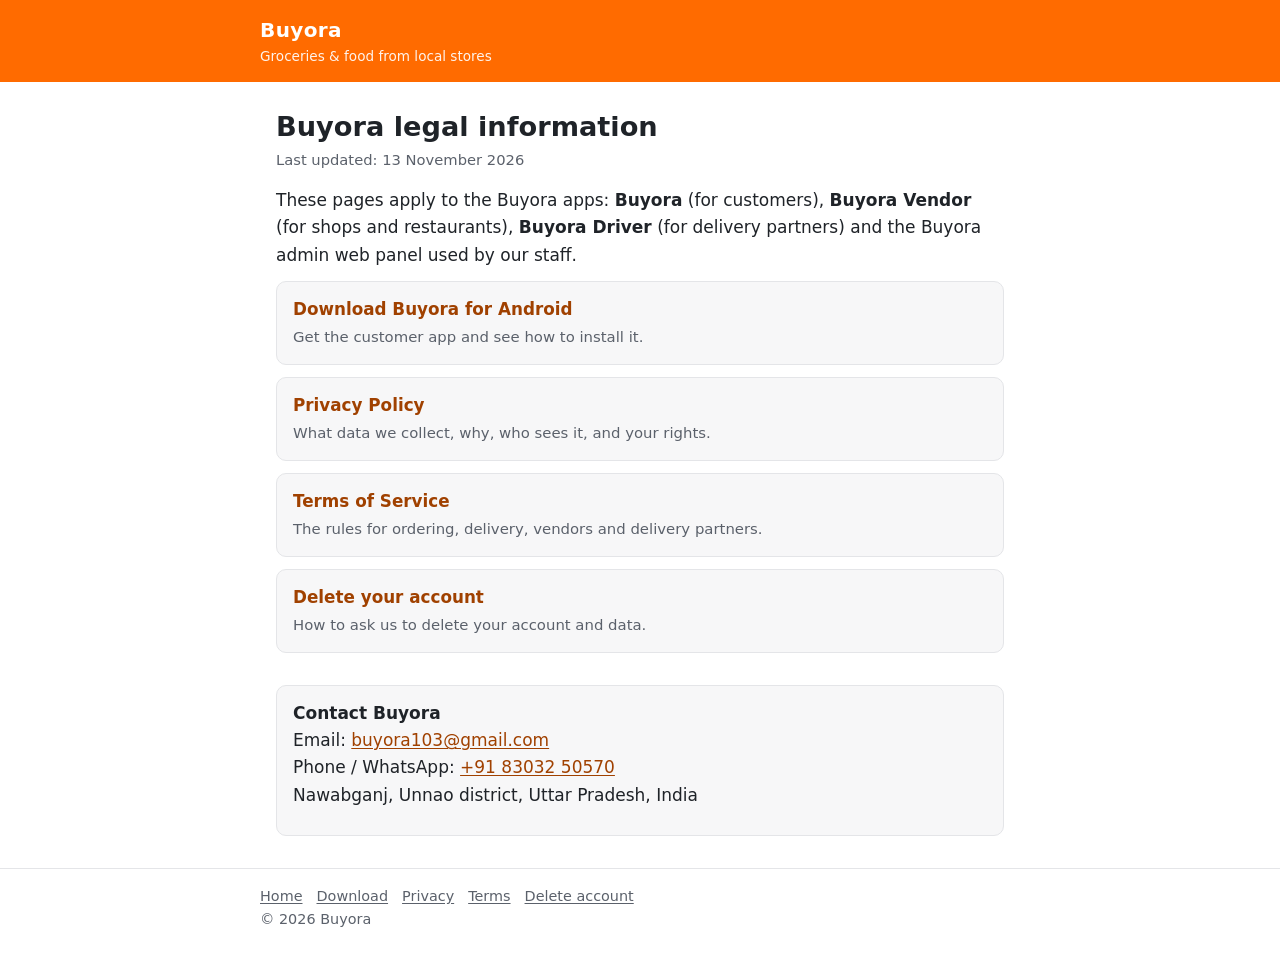
<file: public/index.html>
<!doctype html>
<html lang="en">
<head>
<meta charset="utf-8">
<meta name="viewport" content="width=device-width, initial-scale=1">
<title>Buyora Legal</title>
<meta name="description" content="Privacy Policy, Terms of Service and account deletion for the Buyora apps.">
<link rel="stylesheet" href="style.css">
</head>
<body>
<header class="site"><div class="inner"><a href="index.html">Buyora</a><span class="tag">Groceries &amp; food from local stores</span></div></header>
<main>
<h1>Buyora legal information</h1>
<p class="updated">Last updated: 13 November 2026</p>
<p>These pages apply to the Buyora apps: <strong>Buyora</strong> (for customers), <strong>Buyora Vendor</strong> (for shops and restaurants), <strong>Buyora Driver</strong> (for delivery partners) and the Buyora admin web panel used by our staff.</p>
<ul class="links">
  <li><a href="download.html"><strong>Download Buyora for Android</strong><span>Get the customer app and see how to install it.</span></a></li>
  <li><a href="privacy.html"><strong>Privacy Policy</strong><span>What data we collect, why, who sees it, and your rights.</span></a></li>
  <li><a href="terms.html"><strong>Terms of Service</strong><span>The rules for ordering, delivery, vendors and delivery partners.</span></a></li>
  <li><a href="delete-account.html"><strong>Delete your account</strong><span>How to ask us to delete your account and data.</span></a></li>
</ul>
<div class="contact-note">
  <p><strong>Contact Buyora</strong><br>
  Email: <a href="mailto:buyora103@gmail.com">buyora103@gmail.com</a><br>
  Phone / WhatsApp: <a href="tel:+918303250570">+91 83032 50570</a><br>
  Nawabganj, Unnao district, Uttar Pradesh, India</p>
</div>
</main>
<footer class="site"><div class="inner"><nav><a href="index.html">Home</a><a href="download.html">Download</a><a href="privacy.html">Privacy</a><a href="terms.html">Terms</a><a href="delete-account.html">Delete account</a></nav><p>© 2026 Buyora</p></div></footer>
</body>
</html>
</file>
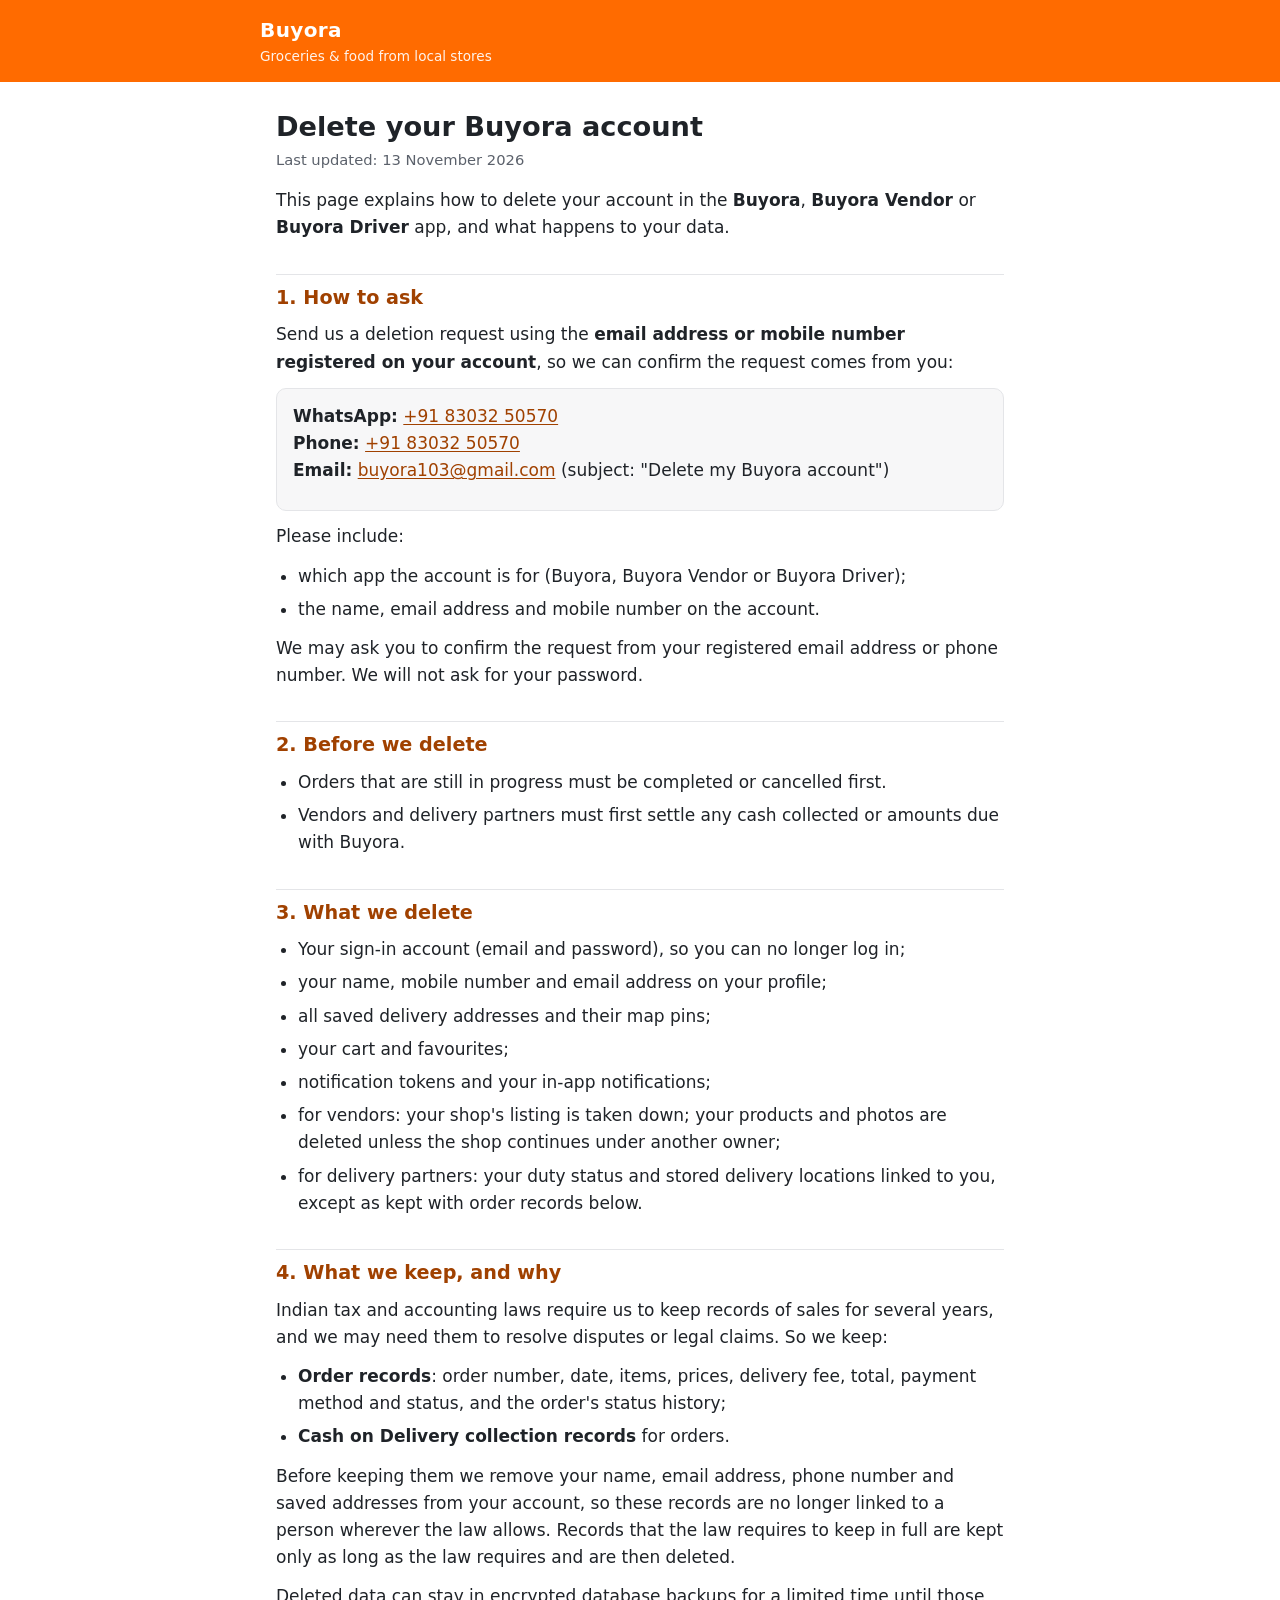
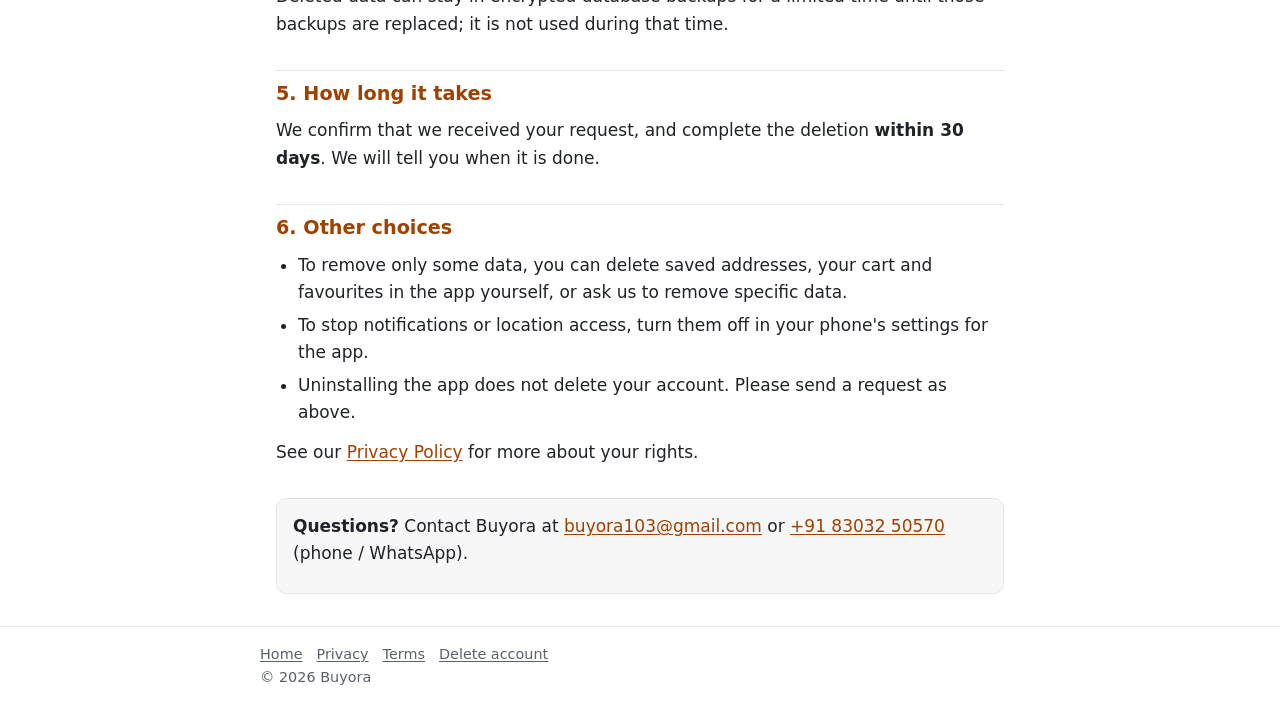
<file: public/delete-account.html>
<!doctype html>
<html lang="en">
<head>
<meta charset="utf-8">
<meta name="viewport" content="width=device-width, initial-scale=1">
<title>Delete Buyora Account</title>
<meta name="description" content="How to ask Buyora to delete your account and personal data.">
<link rel="stylesheet" href="style.css">
</head>
<body>
<header class="site"><div class="inner"><a href="index.html">Buyora</a><span class="tag">Groceries &amp; food from local stores</span></div></header>
<main>
<h1>Delete your Buyora account</h1>
<p class="updated">Last updated: 13 November 2026</p>
<p>This page explains how to delete your account in the <strong>Buyora</strong>, <strong>Buyora Vendor</strong> or <strong>Buyora Driver</strong> app, and what happens to your data.</p>

<h2>1. How to ask</h2>
<p>Send us a deletion request using the <strong>email address or mobile number registered on your account</strong>, so we can confirm the request comes from you:</p>
<div class="card">
<p><strong>WhatsApp:</strong> <a href="https://wa.me/918303250570">+91 83032 50570</a><br>
<strong>Phone:</strong> <a href="tel:+918303250570">+91 83032 50570</a><br>
<strong>Email:</strong> <a href="mailto:buyora103@gmail.com?subject=Delete%20my%20Buyora%20account">buyora103@gmail.com</a> (subject: "Delete my Buyora account")</p>
</div>
<p>Please include:</p>
<ul>
  <li>which app the account is for (Buyora, Buyora Vendor or Buyora Driver);</li>
  <li>the name, email address and mobile number on the account.</li>
</ul>
<p>We may ask you to confirm the request from your registered email address or phone number. We will not ask for your password.</p>

<h2>2. Before we delete</h2>
<ul>
  <li>Orders that are still in progress must be completed or cancelled first.</li>
  <li>Vendors and delivery partners must first settle any cash collected or amounts due with Buyora.</li>
</ul>

<h2>3. What we delete</h2>
<ul>
  <li>Your sign-in account (email and password), so you can no longer log in;</li>
  <li>your name, mobile number and email address on your profile;</li>
  <li>all saved delivery addresses and their map pins;</li>
  <li>your cart and favourites;</li>
  <li>notification tokens and your in-app notifications;</li>
  <li>for vendors: your shop's listing is taken down; your products and photos are deleted unless the shop continues under another owner;</li>
  <li>for delivery partners: your duty status and stored delivery locations linked to you, except as kept with order records below.</li>
</ul>

<h2>4. What we keep, and why</h2>
<p>Indian tax and accounting laws require us to keep records of sales for several years, and we may need them to resolve disputes or legal claims. So we keep:</p>
<ul>
  <li><strong>Order records</strong>: order number, date, items, prices, delivery fee, total, payment method and status, and the order's status history;</li>
  <li><strong>Cash on Delivery collection records</strong> for orders.</li>
</ul>
<p>Before keeping them we remove your name, email address, phone number and saved addresses from your account, so these records are no longer linked to a person wherever the law allows. Records that the law requires to keep in full are kept only as long as the law requires and are then deleted.</p>
<p>Deleted data can stay in encrypted database backups for a limited time until those backups are replaced; it is not used during that time.</p>

<h2>5. How long it takes</h2>
<p>We confirm that we received your request, and complete the deletion <strong>within 30 days</strong>. We will tell you when it is done.</p>

<h2>6. Other choices</h2>
<ul>
  <li>To remove only some data, you can delete saved addresses, your cart and favourites in the app yourself, or ask us to remove specific data.</li>
  <li>To stop notifications or location access, turn them off in your phone's settings for the app.</li>
  <li>Uninstalling the app does not delete your account. Please send a request as above.</li>
</ul>

<p>See our <a href="privacy.html">Privacy Policy</a> for more about your rights.</p>

<div class="contact-note">
<p><strong>Questions?</strong> Contact Buyora at <a href="mailto:buyora103@gmail.com">buyora103@gmail.com</a> or <a href="tel:+918303250570">+91 83032 50570</a> (phone / WhatsApp).</p>
</div>
</main>
<footer class="site"><div class="inner"><nav><a href="index.html">Home</a><a href="privacy.html">Privacy</a><a href="terms.html">Terms</a><a href="delete-account.html">Delete account</a></nav><p>© 2026 Buyora</p></div></footer>
</body>
</html>
</file>
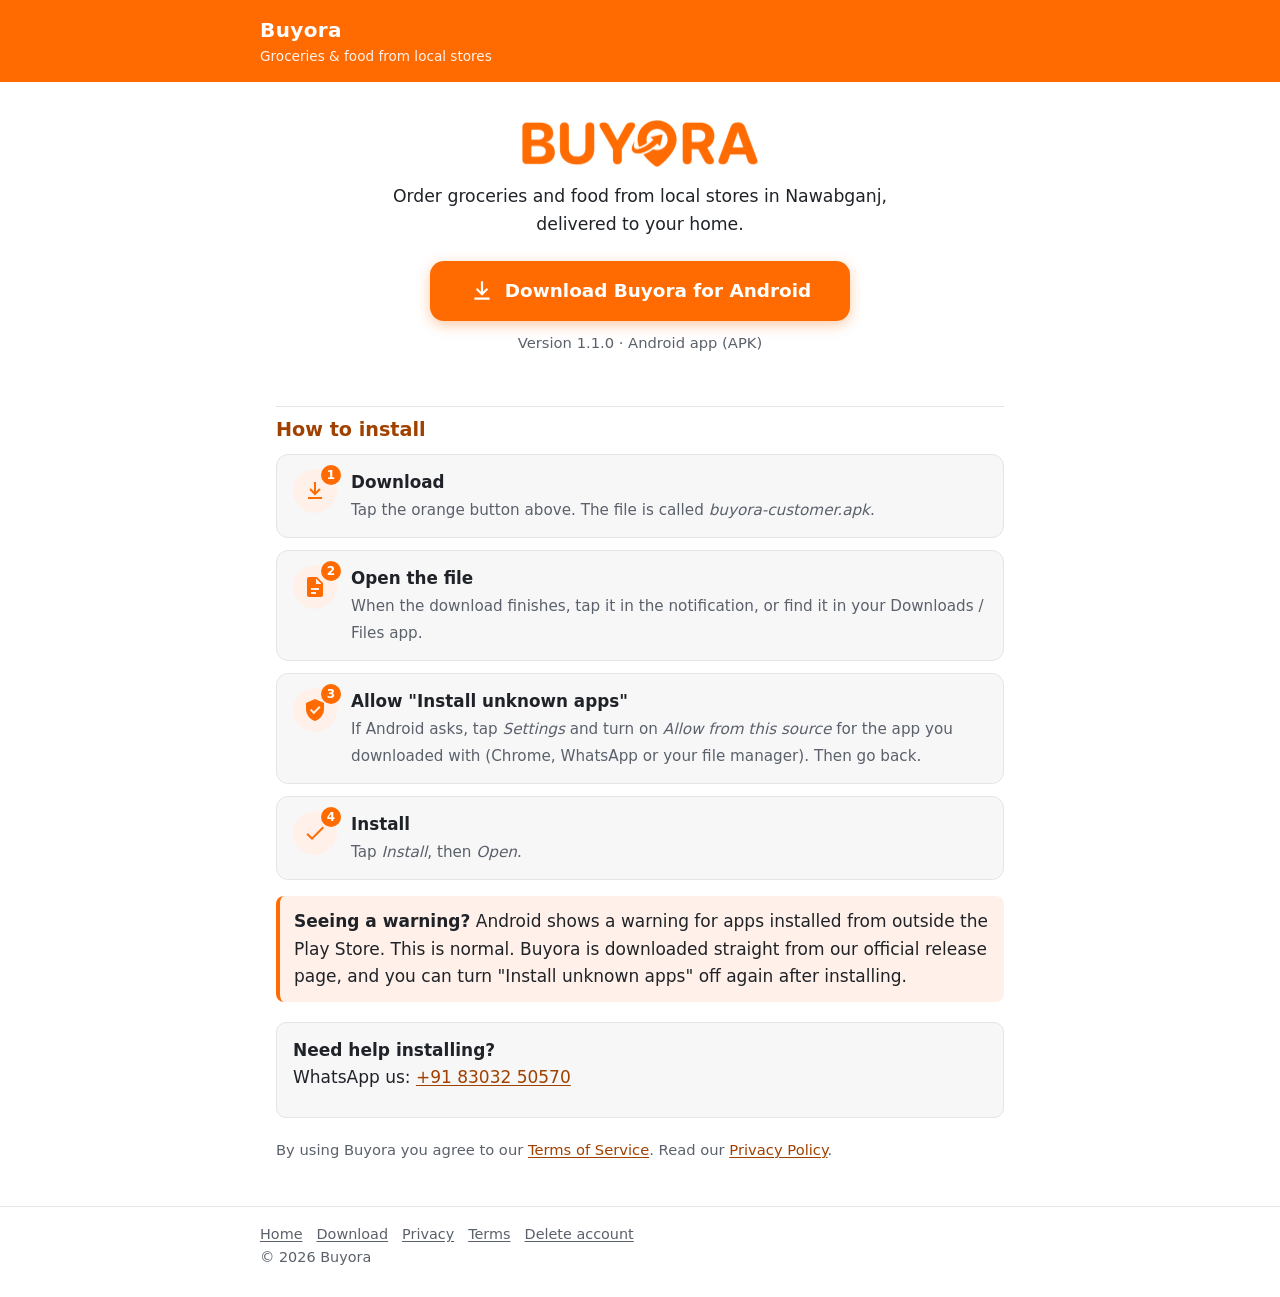
<file: public/download.html>
<!doctype html>
<html lang="en">
<head>
<meta charset="utf-8">
<meta name="viewport" content="width=device-width, initial-scale=1">
<title>Download Buyora for Android</title>
<meta name="description" content="Download the Buyora app for Android: order groceries and food from local stores in Nawabganj.">
<link rel="stylesheet" href="style.css">
</head>
<body>
<header class="site"><div class="inner"><a href="index.html">Buyora</a><span class="tag">Groceries &amp; food from local stores</span></div></header>
<main class="download">

<section class="hero">
  <img class="logo" src="buyora-logo.png" width="480" height="103" alt="Buyora">
  <p class="lead">Order groceries and food from local stores in Nawabganj, delivered to your home.</p>
  <a class="btn-download" href="https://github.com/prakharbuildx/buyora-releases/releases/latest/download/buyora-customer.apk">
    <svg aria-hidden="true" viewBox="0 0 24 24" width="26" height="26"><path fill="currentColor" d="M11 3h2v9.6l3.3-3.3 1.4 1.4L12 16.4l-5.7-5.7 1.4-1.4 3.3 3.3V3zM5 18h14v2H5z"/></svg>
    <span>Download Buyora for Android</span>
  </a>
  <p class="version">Version 1.1.0 · Android app (APK)</p>
</section>

<!--
  FUTURE: "Get it on Google Play" button.
  Uncomment when the customer app is live on Google Play, and replace
  PACKAGE_ID with the app's package name. Use Google's official badge image
  (saved locally in public/, because the page only loads images from this site).

<section class="play">
  <a href="https://play.google.com/store/apps/details?id=PACKAGE_ID">
    <img src="google-play-badge.png" width="240" height="71" alt="Get it on Google Play">
  </a>
</section>
-->

<h2>How to install</h2>
<ol class="steps">
  <li>
    <span class="step-icon"><svg aria-hidden="true" viewBox="0 0 24 24"><path fill="currentColor" d="M11 3h2v9.6l3.3-3.3 1.4 1.4L12 16.4l-5.7-5.7 1.4-1.4 3.3 3.3V3zM5 18h14v2H5z"/></svg></span>
    <div><strong>Download</strong><span>Tap the orange button above. The file is called <em>buyora-customer.apk</em>.</span></div>
  </li>
  <li>
    <span class="step-icon"><svg aria-hidden="true" viewBox="0 0 24 24"><path fill="currentColor" d="M6 2h8l6 6v12a2 2 0 0 1-2 2H6a2 2 0 0 1-2-2V4a2 2 0 0 1 2-2zm7 1.5V9h5.5L13 3.5zM8 13v2h8v-2H8zm0 4v2h5v-2H8z"/></svg></span>
    <div><strong>Open the file</strong><span>When the download finishes, tap it in the notification, or find it in your Downloads / Files app.</span></div>
  </li>
  <li>
    <span class="step-icon"><svg aria-hidden="true" viewBox="0 0 24 24"><path fill="currentColor" d="M12 1 3 5v6c0 5.5 3.8 10.7 9 12 5.2-1.3 9-6.5 9-12V5l-9-4zm-1.2 15.2-3.9-3.9 1.4-1.4 2.5 2.5 5.3-5.3 1.4 1.4-6.7 6.7z"/></svg></span>
    <div><strong>Allow "Install unknown apps"</strong><span>If Android asks, tap <em>Settings</em> and turn on <em>Allow from this source</em> for the app you downloaded with (Chrome, WhatsApp or your file manager). Then go back.</span></div>
  </li>
  <li>
    <span class="step-icon"><svg aria-hidden="true" viewBox="0 0 24 24"><path fill="currentColor" d="M9 16.2 4.8 12l-1.4 1.4L9 19 21 7l-1.4-1.4z"/></svg></span>
    <div><strong>Install</strong><span>Tap <em>Install</em>, then <em>Open</em>.</span></div>
  </li>
</ol>

<div class="summary">
  <p><strong>Seeing a warning?</strong> Android shows a warning for apps installed from outside the Play Store. This is normal. Buyora is downloaded straight from our official release page, and you can turn "Install unknown apps" off again after installing.</p>
</div>

<div class="contact-note help">
  <p><strong>Need help installing?</strong><br>
  WhatsApp us: <a href="https://wa.me/918303250570">+91 83032 50570</a></p>
</div>

<p class="legal-links">By using Buyora you agree to our <a href="terms.html">Terms of Service</a>. Read our <a href="privacy.html">Privacy Policy</a>.</p>
</main>
<footer class="site"><div class="inner"><nav><a href="index.html">Home</a><a href="download.html">Download</a><a href="privacy.html">Privacy</a><a href="terms.html">Terms</a><a href="delete-account.html">Delete account</a></nav><p>© 2026 Buyora</p></div></footer>
</body>
</html>
</file>
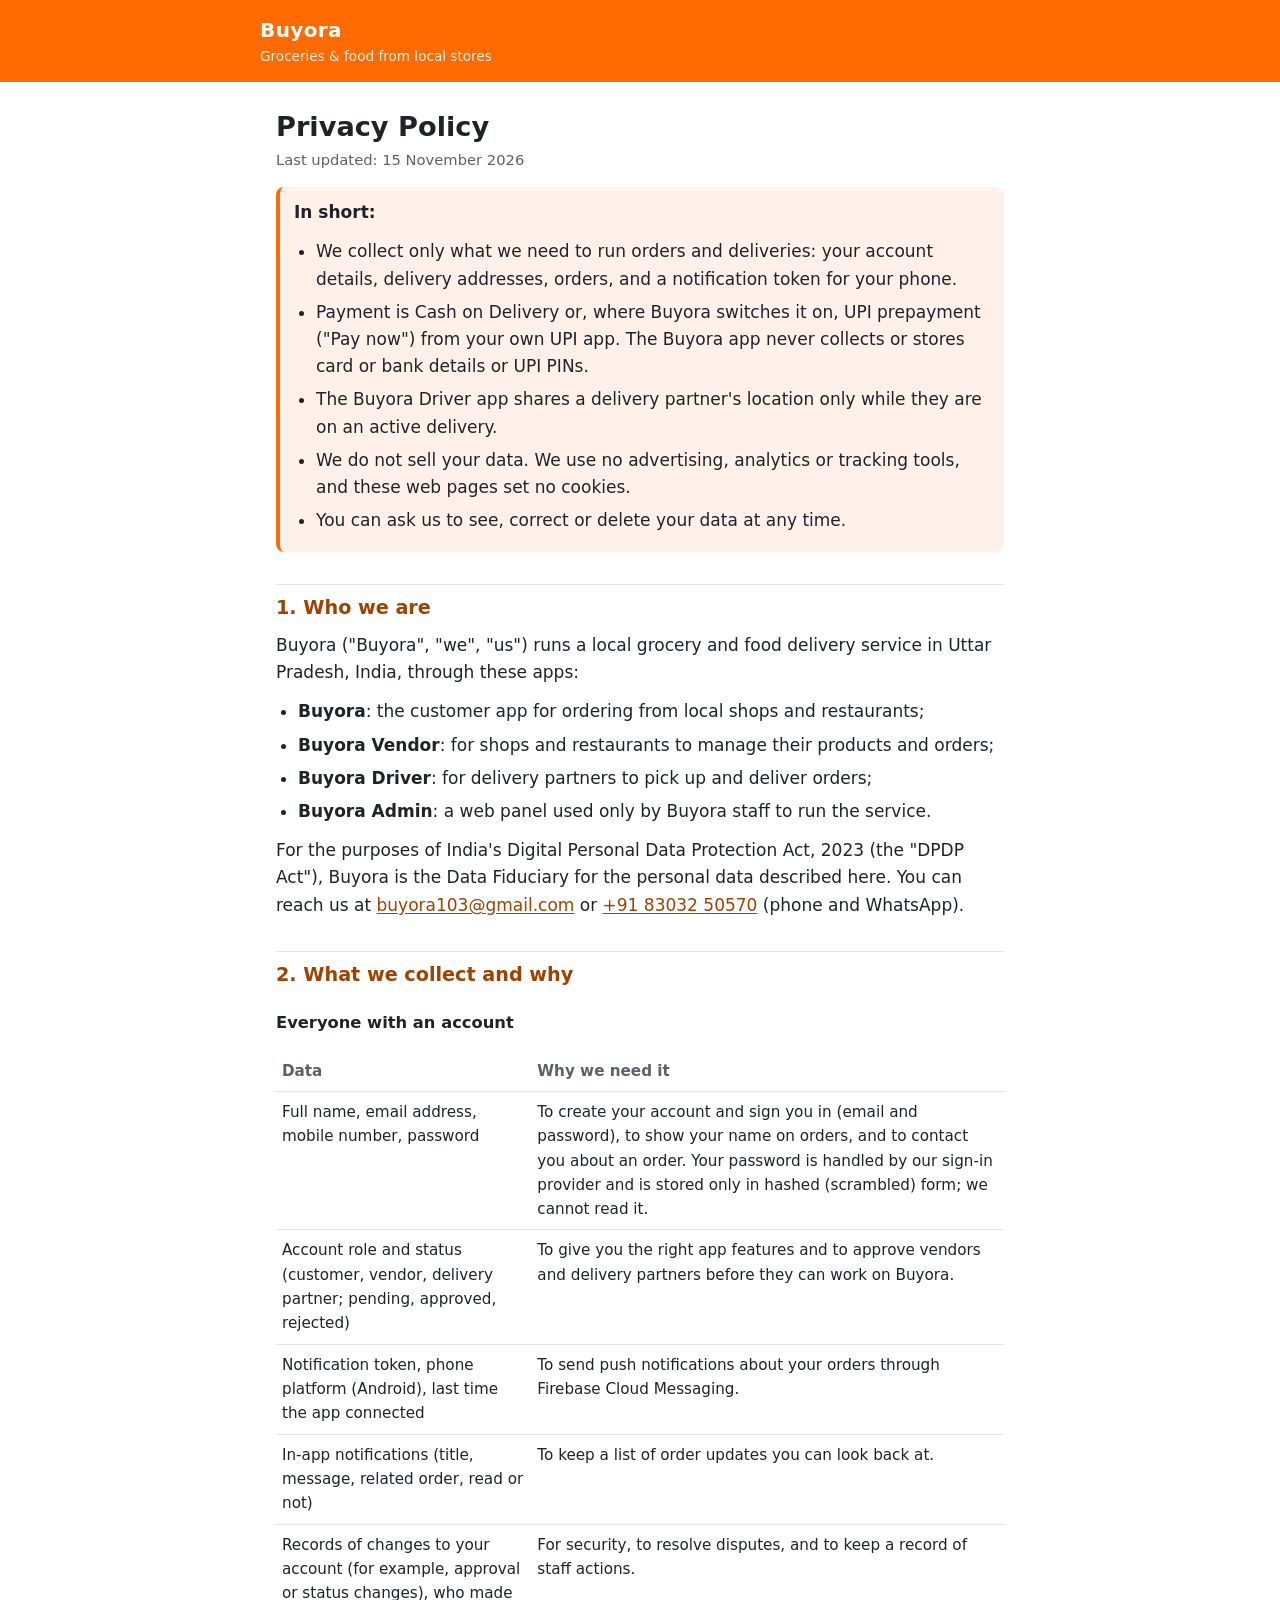
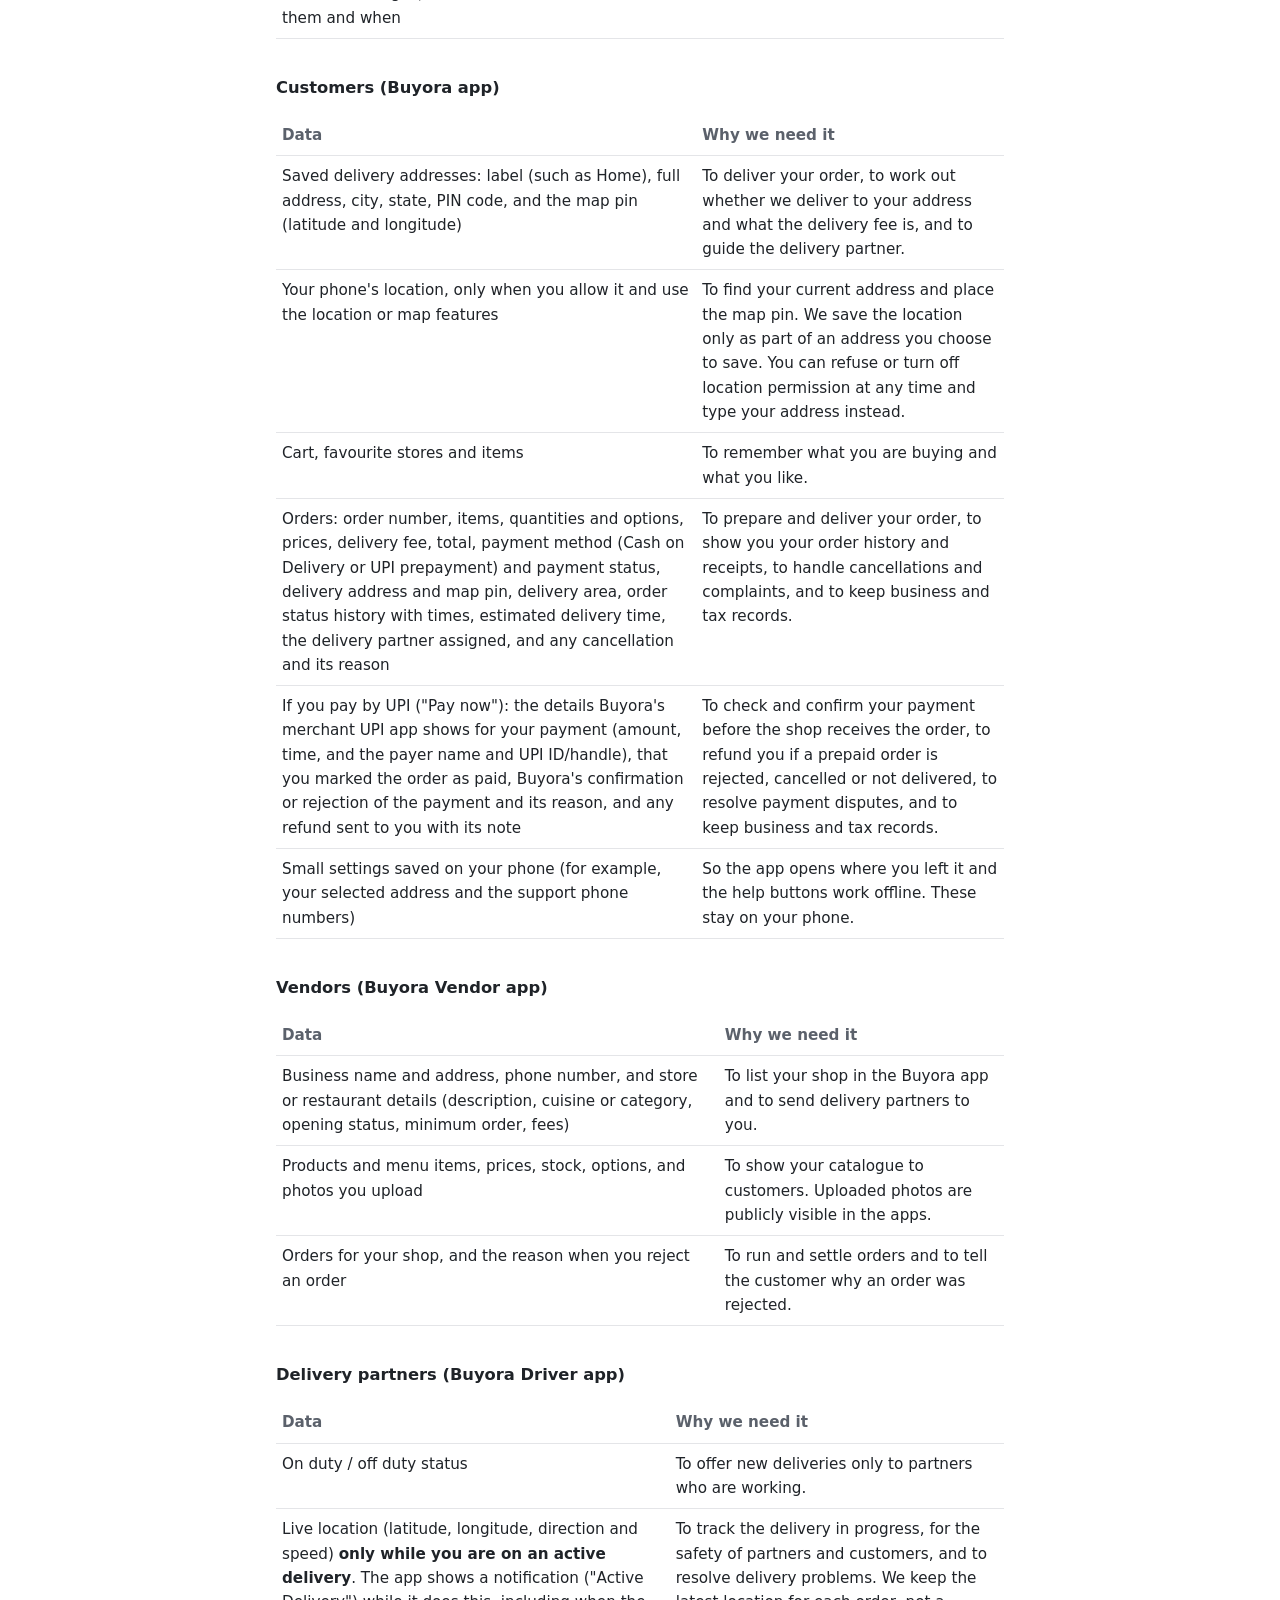
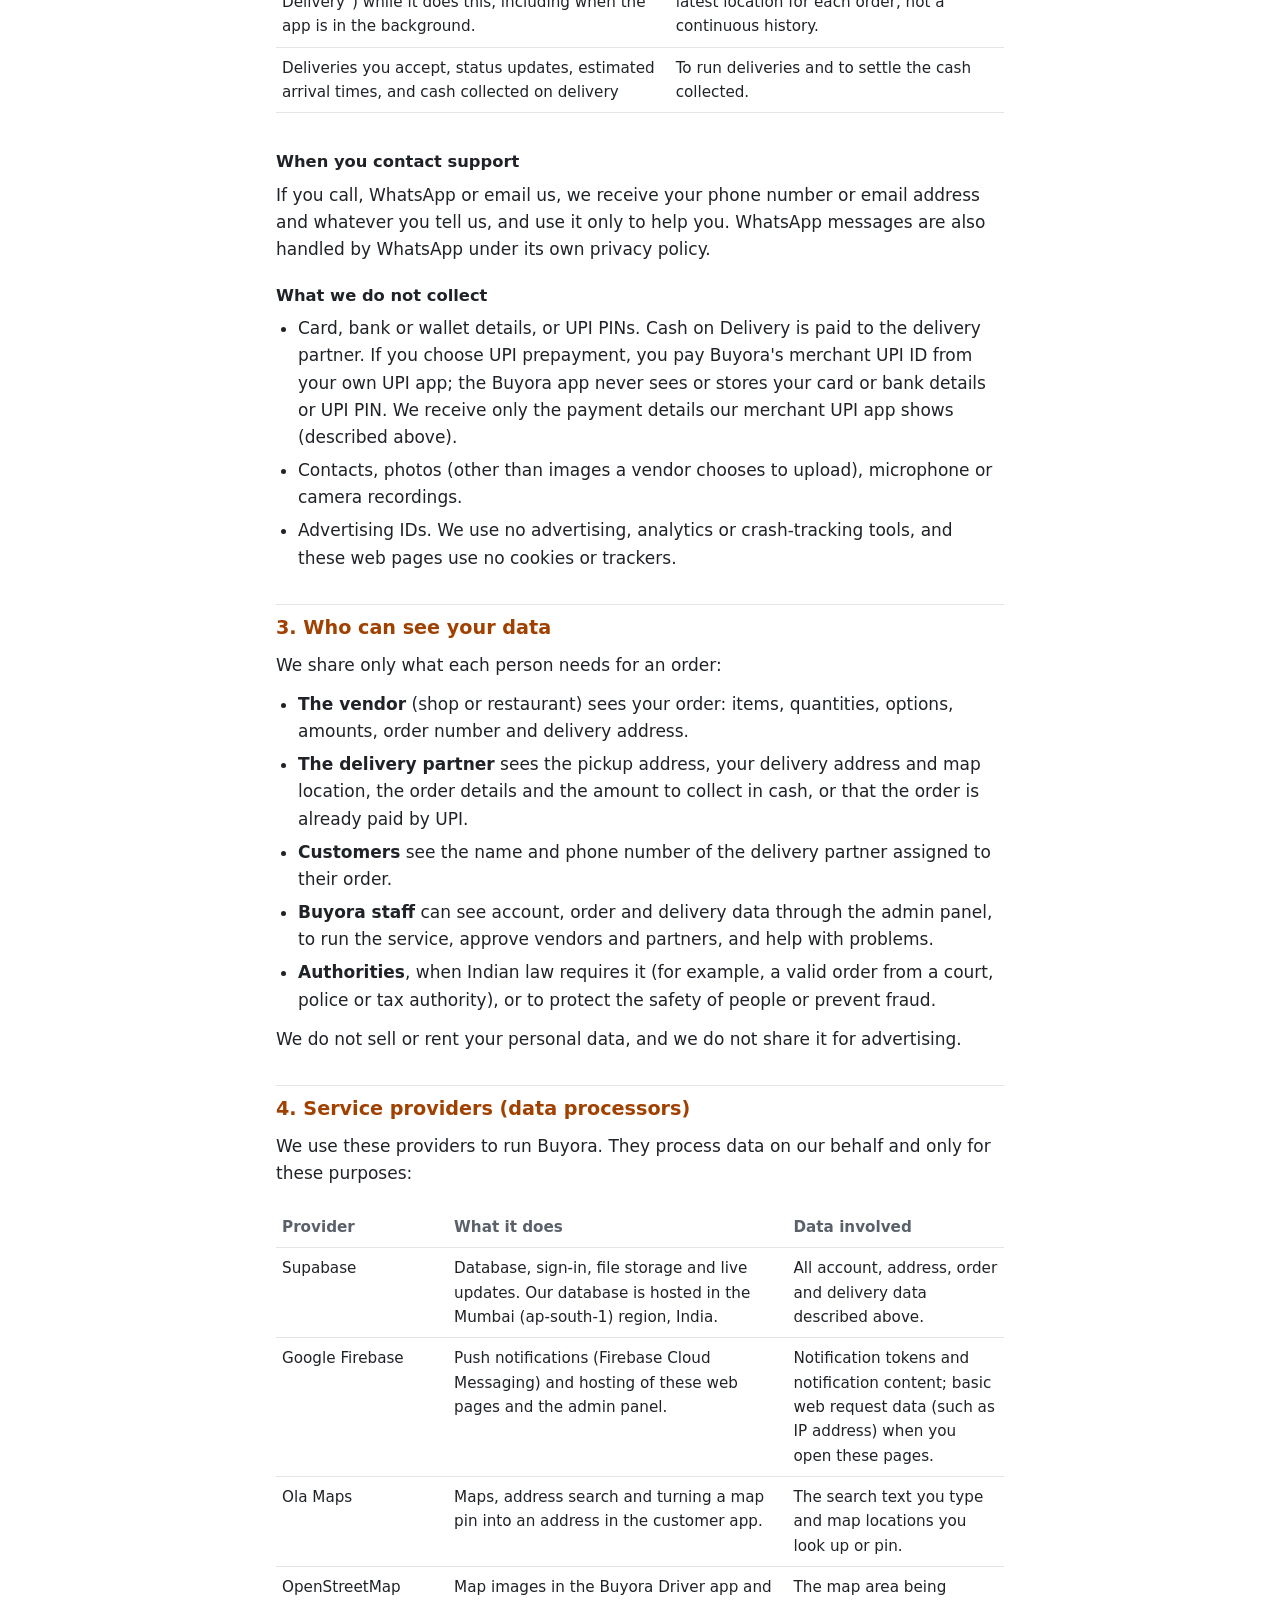
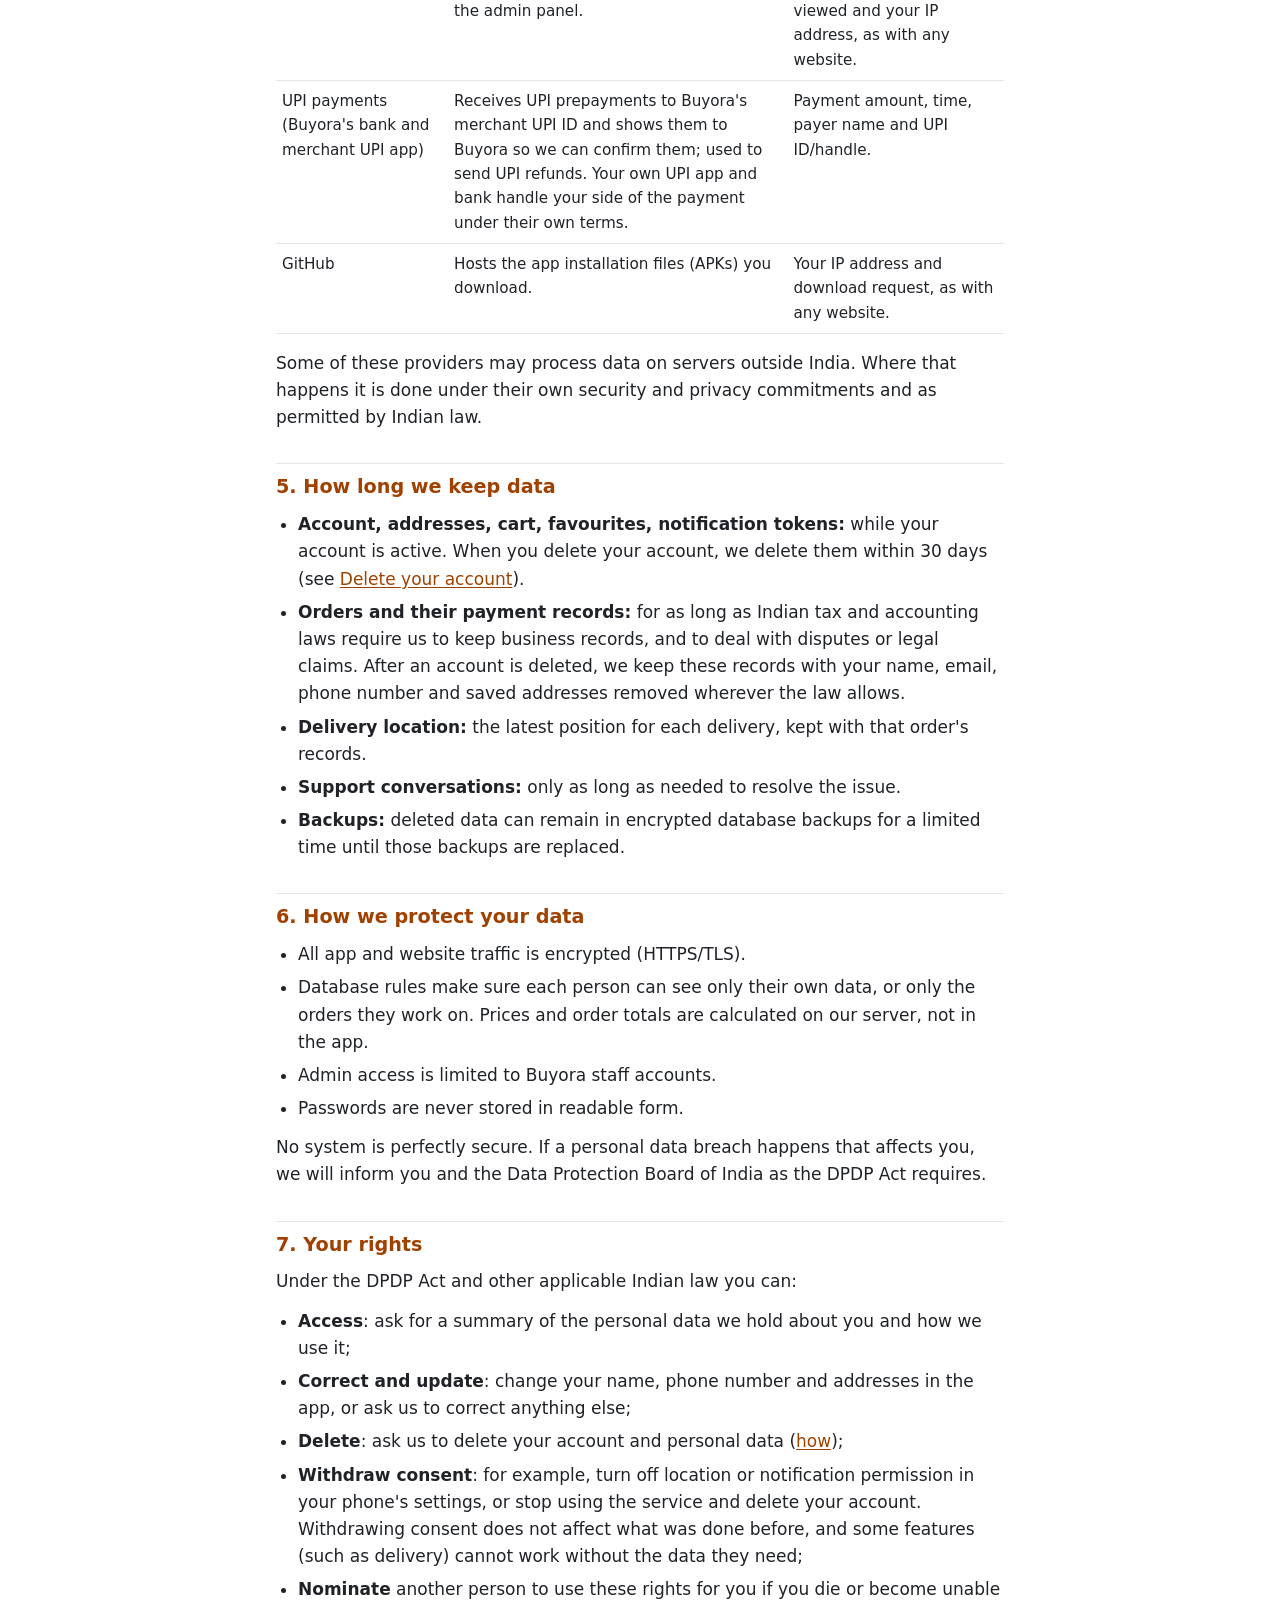
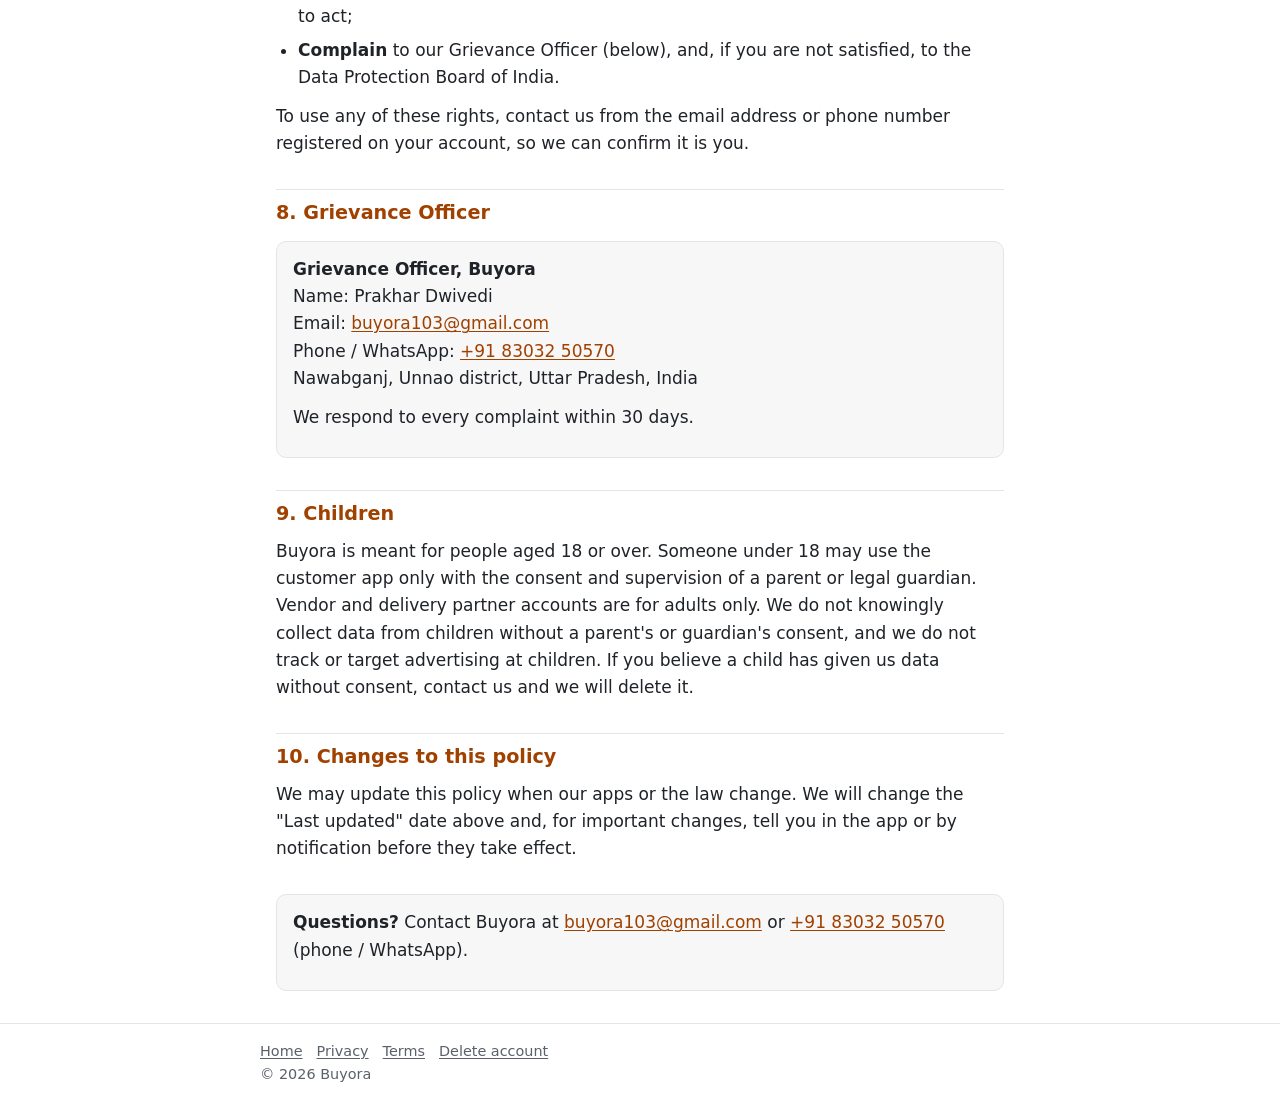
<file: public/privacy.html>
<!doctype html>
<html lang="en">
<head>
<meta charset="utf-8">
<meta name="viewport" content="width=device-width, initial-scale=1">
<title>Buyora Privacy Policy</title>
<meta name="description" content="How Buyora collects, uses, shares and protects your personal data.">
<link rel="stylesheet" href="style.css">
</head>
<body>
<header class="site"><div class="inner"><a href="index.html">Buyora</a><span class="tag">Groceries &amp; food from local stores</span></div></header>
<main>
<h1>Privacy Policy</h1>
<p class="updated">Last updated: 15 November 2026</p>

<div class="summary">
<p><strong>In short:</strong></p>
<ul>
  <li>We collect only what we need to run orders and deliveries: your account details, delivery addresses, orders, and a notification token for your phone.</li>
  <li>Payment is Cash on Delivery or, where Buyora switches it on, UPI prepayment ("Pay now") from your own UPI app. The Buyora app never collects or stores card or bank details or UPI PINs.</li>
  <li>The Buyora Driver app shares a delivery partner's location only while they are on an active delivery.</li>
  <li>We do not sell your data. We use no advertising, analytics or tracking tools, and these web pages set no cookies.</li>
  <li>You can ask us to see, correct or delete your data at any time.</li>
</ul>
</div>

<h2>1. Who we are</h2>
<p>Buyora ("Buyora", "we", "us") runs a local grocery and food delivery service in Uttar Pradesh, India, through these apps:</p>
<ul>
  <li><strong>Buyora</strong>: the customer app for ordering from local shops and restaurants;</li>
  <li><strong>Buyora Vendor</strong>: for shops and restaurants to manage their products and orders;</li>
  <li><strong>Buyora Driver</strong>: for delivery partners to pick up and deliver orders;</li>
  <li><strong>Buyora Admin</strong>: a web panel used only by Buyora staff to run the service.</li>
</ul>
<p>For the purposes of India's Digital Personal Data Protection Act, 2023 (the "DPDP Act"), Buyora is the Data Fiduciary for the personal data described here. You can reach us at <a href="mailto:buyora103@gmail.com">buyora103@gmail.com</a> or <a href="tel:+918303250570">+91 83032 50570</a> (phone and WhatsApp).</p>

<h2>2. What we collect and why</h2>

<h3>Everyone with an account</h3>
<div class="table-wrap"><table>
<tr><th>Data</th><th>Why we need it</th></tr>
<tr><td>Full name, email address, mobile number, password</td><td>To create your account and sign you in (email and password), to show your name on orders, and to contact you about an order. Your password is handled by our sign-in provider and is stored only in hashed (scrambled) form; we cannot read it.</td></tr>
<tr><td>Account role and status (customer, vendor, delivery partner; pending, approved, rejected)</td><td>To give you the right app features and to approve vendors and delivery partners before they can work on Buyora.</td></tr>
<tr><td>Notification token, phone platform (Android), last time the app connected</td><td>To send push notifications about your orders through Firebase Cloud Messaging.</td></tr>
<tr><td>In-app notifications (title, message, related order, read or not)</td><td>To keep a list of order updates you can look back at.</td></tr>
<tr><td>Records of changes to your account (for example, approval or status changes), who made them and when</td><td>For security, to resolve disputes, and to keep a record of staff actions.</td></tr>
</table></div>

<h3>Customers (Buyora app)</h3>
<div class="table-wrap"><table>
<tr><th>Data</th><th>Why we need it</th></tr>
<tr><td>Saved delivery addresses: label (such as Home), full address, city, state, PIN code, and the map pin (latitude and longitude)</td><td>To deliver your order, to work out whether we deliver to your address and what the delivery fee is, and to guide the delivery partner.</td></tr>
<tr><td>Your phone's location, only when you allow it and use the location or map features</td><td>To find your current address and place the map pin. We save the location only as part of an address you choose to save. You can refuse or turn off location permission at any time and type your address instead.</td></tr>
<tr><td>Cart, favourite stores and items</td><td>To remember what you are buying and what you like.</td></tr>
<tr><td>Orders: order number, items, quantities and options, prices, delivery fee, total, payment method (Cash on Delivery or UPI prepayment) and payment status, delivery address and map pin, delivery area, order status history with times, estimated delivery time, the delivery partner assigned, and any cancellation and its reason</td><td>To prepare and deliver your order, to show you your order history and receipts, to handle cancellations and complaints, and to keep business and tax records.</td></tr>
<tr><td>If you pay by UPI ("Pay now"): the details Buyora's merchant UPI app shows for your payment (amount, time, and the payer name and UPI ID/handle), that you marked the order as paid, Buyora's confirmation or rejection of the payment and its reason, and any refund sent to you with its note</td><td>To check and confirm your payment before the shop receives the order, to refund you if a prepaid order is rejected, cancelled or not delivered, to resolve payment disputes, and to keep business and tax records.</td></tr>
<tr><td>Small settings saved on your phone (for example, your selected address and the support phone numbers)</td><td>So the app opens where you left it and the help buttons work offline. These stay on your phone.</td></tr>
</table></div>

<h3>Vendors (Buyora Vendor app)</h3>
<div class="table-wrap"><table>
<tr><th>Data</th><th>Why we need it</th></tr>
<tr><td>Business name and address, phone number, and store or restaurant details (description, cuisine or category, opening status, minimum order, fees)</td><td>To list your shop in the Buyora app and to send delivery partners to you.</td></tr>
<tr><td>Products and menu items, prices, stock, options, and photos you upload</td><td>To show your catalogue to customers. Uploaded photos are publicly visible in the apps.</td></tr>
<tr><td>Orders for your shop, and the reason when you reject an order</td><td>To run and settle orders and to tell the customer why an order was rejected.</td></tr>
</table></div>

<h3>Delivery partners (Buyora Driver app)</h3>
<div class="table-wrap"><table>
<tr><th>Data</th><th>Why we need it</th></tr>
<tr><td>On duty / off duty status</td><td>To offer new deliveries only to partners who are working.</td></tr>
<tr><td>Live location (latitude, longitude, direction and speed) <strong>only while you are on an active delivery</strong>. The app shows a notification ("Active Delivery") while it does this, including when the app is in the background.</td><td>To track the delivery in progress, for the safety of partners and customers, and to resolve delivery problems. We keep the latest location for each order, not a continuous history.</td></tr>
<tr><td>Deliveries you accept, status updates, estimated arrival times, and cash collected on delivery</td><td>To run deliveries and to settle the cash collected.</td></tr>
</table></div>

<h3>When you contact support</h3>
<p>If you call, WhatsApp or email us, we receive your phone number or email address and whatever you tell us, and use it only to help you. WhatsApp messages are also handled by WhatsApp under its own privacy policy.</p>

<h3>What we do not collect</h3>
<ul>
  <li>Card, bank or wallet details, or UPI PINs. Cash on Delivery is paid to the delivery partner. If you choose UPI prepayment, you pay Buyora's merchant UPI ID from your own UPI app; the Buyora app never sees or stores your card or bank details or UPI PIN. We receive only the payment details our merchant UPI app shows (described above).</li>
  <li>Contacts, photos (other than images a vendor chooses to upload), microphone or camera recordings.</li>
  <li>Advertising IDs. We use no advertising, analytics or crash-tracking tools, and these web pages use no cookies or trackers.</li>
</ul>

<h2>3. Who can see your data</h2>
<p>We share only what each person needs for an order:</p>
<ul>
  <li><strong>The vendor</strong> (shop or restaurant) sees your order: items, quantities, options, amounts, order number and delivery address.</li>
  <li><strong>The delivery partner</strong> sees the pickup address, your delivery address and map location, the order details and the amount to collect in cash, or that the order is already paid by UPI.</li>
  <li><strong>Customers</strong> see the name and phone number of the delivery partner assigned to their order.</li>
  <li><strong>Buyora staff</strong> can see account, order and delivery data through the admin panel, to run the service, approve vendors and partners, and help with problems.</li>
  <li><strong>Authorities</strong>, when Indian law requires it (for example, a valid order from a court, police or tax authority), or to protect the safety of people or prevent fraud.</li>
</ul>
<p>We do not sell or rent your personal data, and we do not share it for advertising.</p>

<h2>4. Service providers (data processors)</h2>
<p>We use these providers to run Buyora. They process data on our behalf and only for these purposes:</p>
<div class="table-wrap"><table>
<tr><th>Provider</th><th>What it does</th><th>Data involved</th></tr>
<tr><td>Supabase</td><td>Database, sign-in, file storage and live updates. Our database is hosted in the Mumbai (ap-south-1) region, India.</td><td>All account, address, order and delivery data described above.</td></tr>
<tr><td>Google Firebase</td><td>Push notifications (Firebase Cloud Messaging) and hosting of these web pages and the admin panel.</td><td>Notification tokens and notification content; basic web request data (such as IP address) when you open these pages.</td></tr>
<tr><td>Ola Maps</td><td>Maps, address search and turning a map pin into an address in the customer app.</td><td>The search text you type and map locations you look up or pin.</td></tr>
<tr><td>OpenStreetMap</td><td>Map images in the Buyora Driver app and the admin panel.</td><td>The map area being viewed and your IP address, as with any website.</td></tr>
<tr><td>UPI payments (Buyora's bank and merchant UPI app)</td><td>Receives UPI prepayments to Buyora's merchant UPI ID and shows them to Buyora so we can confirm them; used to send UPI refunds. Your own UPI app and bank handle your side of the payment under their own terms.</td><td>Payment amount, time, payer name and UPI ID/handle.</td></tr>
<tr><td>GitHub</td><td>Hosts the app installation files (APKs) you download.</td><td>Your IP address and download request, as with any website.</td></tr>
</table></div>
<p>Some of these providers may process data on servers outside India. Where that happens it is done under their own security and privacy commitments and as permitted by Indian law.</p>

<h2>5. How long we keep data</h2>
<ul>
  <li><strong>Account, addresses, cart, favourites, notification tokens:</strong> while your account is active. When you delete your account, we delete them within 30 days (see <a href="delete-account.html">Delete your account</a>).</li>
  <li><strong>Orders and their payment records:</strong> for as long as Indian tax and accounting laws require us to keep business records, and to deal with disputes or legal claims. After an account is deleted, we keep these records with your name, email, phone number and saved addresses removed wherever the law allows.</li>
  <li><strong>Delivery location:</strong> the latest position for each delivery, kept with that order's records.</li>
  <li><strong>Support conversations:</strong> only as long as needed to resolve the issue.</li>
  <li><strong>Backups:</strong> deleted data can remain in encrypted database backups for a limited time until those backups are replaced.</li>
</ul>

<h2>6. How we protect your data</h2>
<ul>
  <li>All app and website traffic is encrypted (HTTPS/TLS).</li>
  <li>Database rules make sure each person can see only their own data, or only the orders they work on. Prices and order totals are calculated on our server, not in the app.</li>
  <li>Admin access is limited to Buyora staff accounts.</li>
  <li>Passwords are never stored in readable form.</li>
</ul>
<p>No system is perfectly secure. If a personal data breach happens that affects you, we will inform you and the Data Protection Board of India as the DPDP Act requires.</p>

<h2>7. Your rights</h2>
<p>Under the DPDP Act and other applicable Indian law you can:</p>
<ul>
  <li><strong>Access</strong>: ask for a summary of the personal data we hold about you and how we use it;</li>
  <li><strong>Correct and update</strong>: change your name, phone number and addresses in the app, or ask us to correct anything else;</li>
  <li><strong>Delete</strong>: ask us to delete your account and personal data (<a href="delete-account.html">how</a>);</li>
  <li><strong>Withdraw consent</strong>: for example, turn off location or notification permission in your phone's settings, or stop using the service and delete your account. Withdrawing consent does not affect what was done before, and some features (such as delivery) cannot work without the data they need;</li>
  <li><strong>Nominate</strong> another person to use these rights for you if you die or become unable to act;</li>
  <li><strong>Complain</strong> to our Grievance Officer (below), and, if you are not satisfied, to the Data Protection Board of India.</li>
</ul>
<p>To use any of these rights, contact us from the email address or phone number registered on your account, so we can confirm it is you.</p>

<h2>8. Grievance Officer</h2>
<div class="card">
<p><strong>Grievance Officer, Buyora</strong><br>
Name: Prakhar Dwivedi<br>
Email: <a href="mailto:buyora103@gmail.com">buyora103@gmail.com</a><br>
Phone / WhatsApp: <a href="tel:+918303250570">+91 83032 50570</a><br>
Nawabganj, Unnao district, Uttar Pradesh, India</p>
<p>We respond to every complaint within 30 days.</p>
</div>

<h2>9. Children</h2>
<p>Buyora is meant for people aged 18 or over. Someone under 18 may use the customer app only with the consent and supervision of a parent or legal guardian. Vendor and delivery partner accounts are for adults only. We do not knowingly collect data from children without a parent's or guardian's consent, and we do not track or target advertising at children. If you believe a child has given us data without consent, contact us and we will delete it.</p>

<h2>10. Changes to this policy</h2>
<p>We may update this policy when our apps or the law change. We will change the "Last updated" date above and, for important changes, tell you in the app or by notification before they take effect.</p>

<div class="contact-note">
<p><strong>Questions?</strong> Contact Buyora at <a href="mailto:buyora103@gmail.com">buyora103@gmail.com</a> or <a href="tel:+918303250570">+91 83032 50570</a> (phone / WhatsApp).</p>
</div>
</main>
<footer class="site"><div class="inner"><nav><a href="index.html">Home</a><a href="privacy.html">Privacy</a><a href="terms.html">Terms</a><a href="delete-account.html">Delete account</a></nav><p>© 2026 Buyora</p></div></footer>
</body>
</html>
</file>
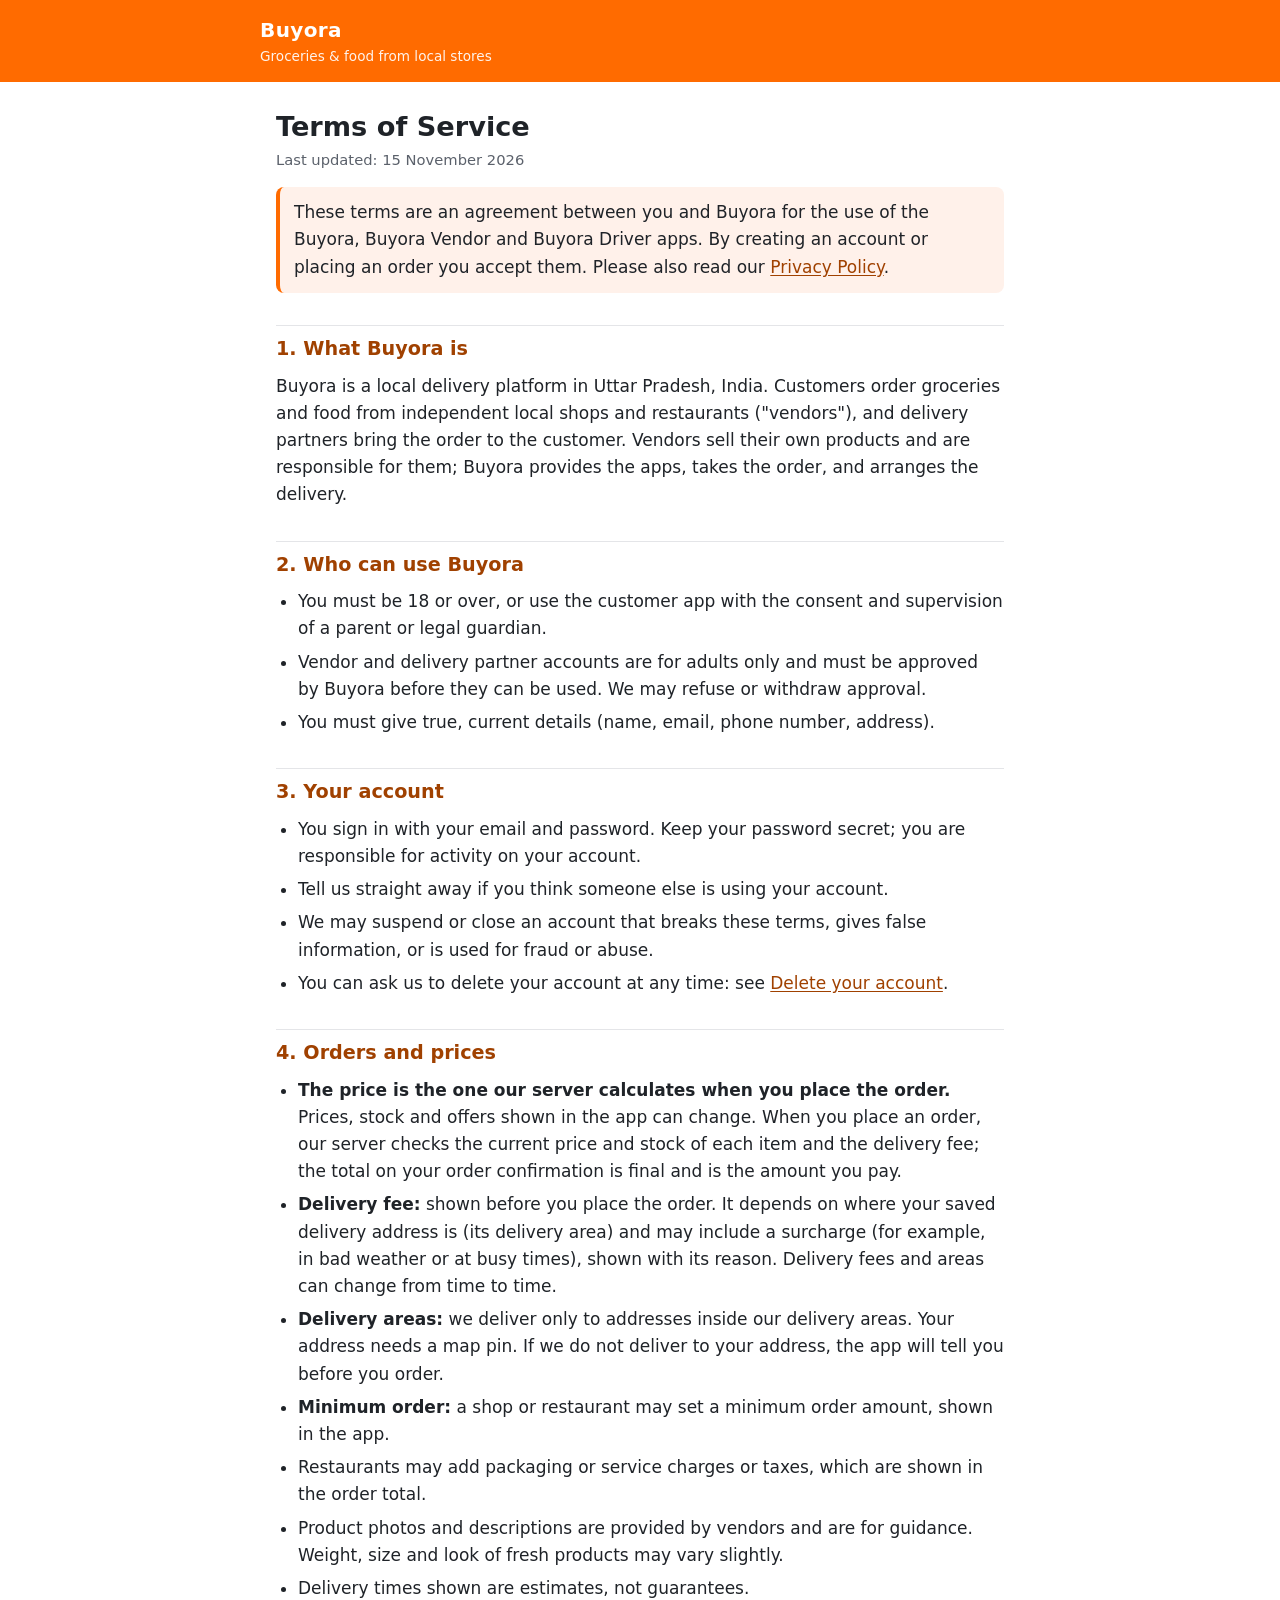
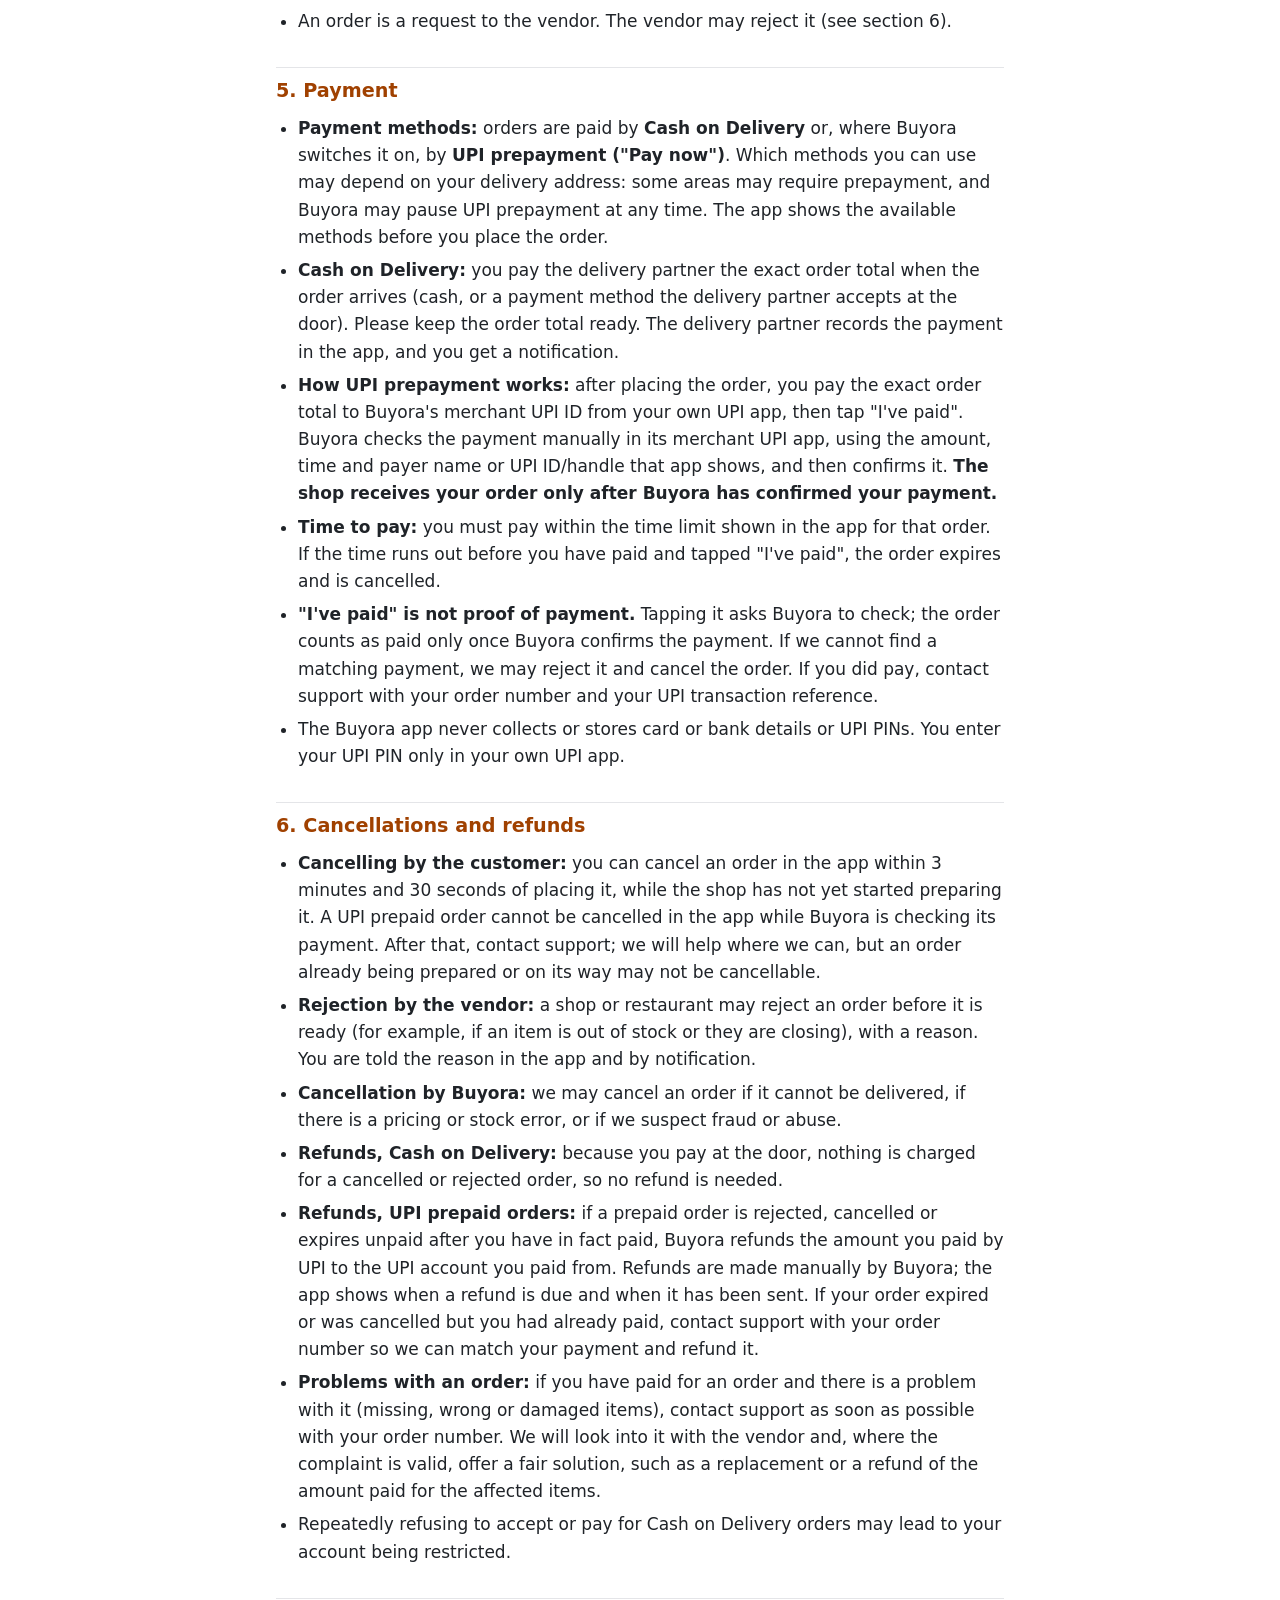
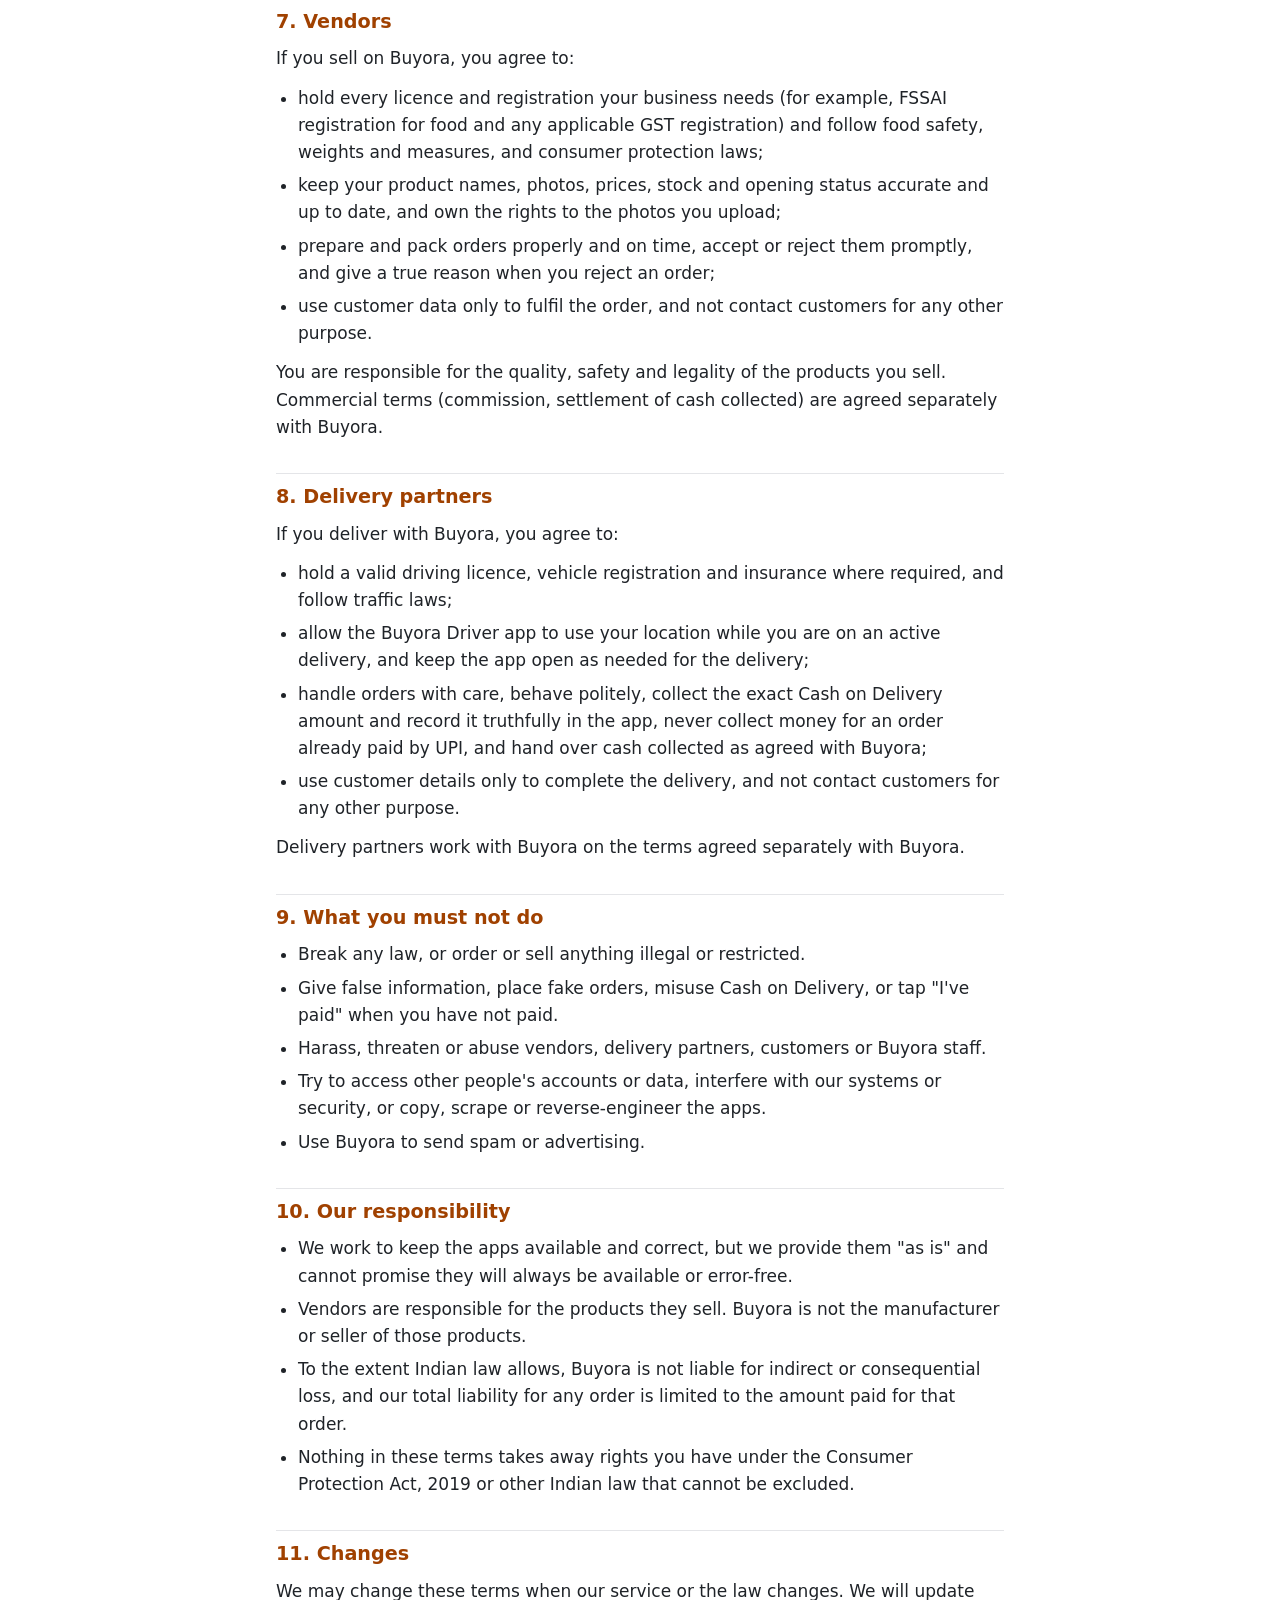
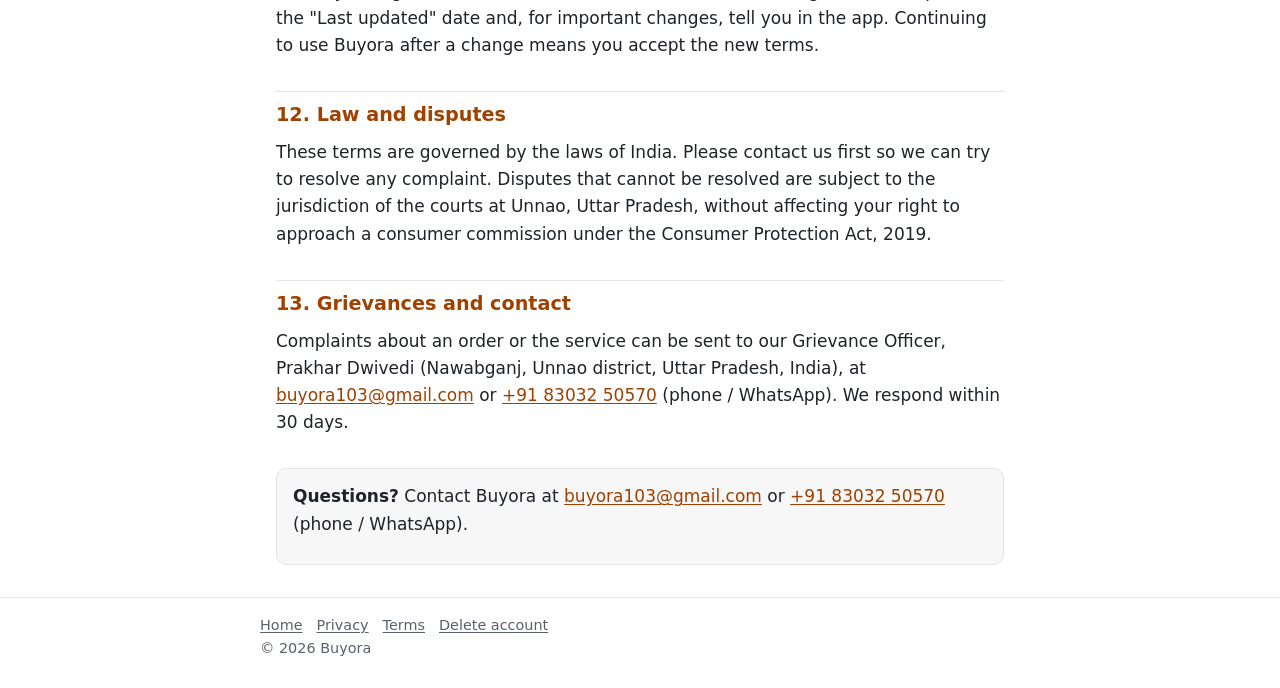
<file: public/terms.html>
<!doctype html>
<html lang="en">
<head>
<meta charset="utf-8">
<meta name="viewport" content="width=device-width, initial-scale=1">
<title>Buyora Terms of Service</title>
<meta name="description" content="The terms for using the Buyora customer, vendor and driver apps.">
<link rel="stylesheet" href="style.css">
</head>
<body>
<header class="site"><div class="inner"><a href="index.html">Buyora</a><span class="tag">Groceries &amp; food from local stores</span></div></header>
<main>
<h1>Terms of Service</h1>
<p class="updated">Last updated: 15 November 2026</p>

<div class="summary">
<p>These terms are an agreement between you and Buyora for the use of the Buyora, Buyora Vendor and Buyora Driver apps. By creating an account or placing an order you accept them. Please also read our <a href="privacy.html">Privacy Policy</a>.</p>
</div>

<h2>1. What Buyora is</h2>
<p>Buyora is a local delivery platform in Uttar Pradesh, India. Customers order groceries and food from independent local shops and restaurants ("vendors"), and delivery partners bring the order to the customer. Vendors sell their own products and are responsible for them; Buyora provides the apps, takes the order, and arranges the delivery.</p>

<h2>2. Who can use Buyora</h2>
<ul>
  <li>You must be 18 or over, or use the customer app with the consent and supervision of a parent or legal guardian.</li>
  <li>Vendor and delivery partner accounts are for adults only and must be approved by Buyora before they can be used. We may refuse or withdraw approval.</li>
  <li>You must give true, current details (name, email, phone number, address).</li>
</ul>

<h2>3. Your account</h2>
<ul>
  <li>You sign in with your email and password. Keep your password secret; you are responsible for activity on your account.</li>
  <li>Tell us straight away if you think someone else is using your account.</li>
  <li>We may suspend or close an account that breaks these terms, gives false information, or is used for fraud or abuse.</li>
  <li>You can ask us to delete your account at any time: see <a href="delete-account.html">Delete your account</a>.</li>
</ul>

<h2>4. Orders and prices</h2>
<ul>
  <li><strong>The price is the one our server calculates when you place the order.</strong> Prices, stock and offers shown in the app can change. When you place an order, our server checks the current price and stock of each item and the delivery fee; the total on your order confirmation is final and is the amount you pay.</li>
  <li><strong>Delivery fee:</strong> shown before you place the order. It depends on where your saved delivery address is (its delivery area) and may include a surcharge (for example, in bad weather or at busy times), shown with its reason. Delivery fees and areas can change from time to time.</li>
  <li><strong>Delivery areas:</strong> we deliver only to addresses inside our delivery areas. Your address needs a map pin. If we do not deliver to your address, the app will tell you before you order.</li>
  <li><strong>Minimum order:</strong> a shop or restaurant may set a minimum order amount, shown in the app.</li>
  <li>Restaurants may add packaging or service charges or taxes, which are shown in the order total.</li>
  <li>Product photos and descriptions are provided by vendors and are for guidance. Weight, size and look of fresh products may vary slightly.</li>
  <li>Delivery times shown are estimates, not guarantees.</li>
  <li>An order is a request to the vendor. The vendor may reject it (see section 6).</li>
</ul>

<h2>5. Payment</h2>
<ul>
  <li><strong>Payment methods:</strong> orders are paid by <strong>Cash on Delivery</strong> or, where Buyora switches it on, by <strong>UPI prepayment ("Pay now")</strong>. Which methods you can use may depend on your delivery address: some areas may require prepayment, and Buyora may pause UPI prepayment at any time. The app shows the available methods before you place the order.</li>
  <li><strong>Cash on Delivery:</strong> you pay the delivery partner the exact order total when the order arrives (cash, or a payment method the delivery partner accepts at the door). Please keep the order total ready. The delivery partner records the payment in the app, and you get a notification.</li>
  <li><strong>How UPI prepayment works:</strong> after placing the order, you pay the exact order total to Buyora's merchant UPI ID from your own UPI app, then tap "I've paid". Buyora checks the payment manually in its merchant UPI app, using the amount, time and payer name or UPI ID/handle that app shows, and then confirms it. <strong>The shop receives your order only after Buyora has confirmed your payment.</strong></li>
  <li><strong>Time to pay:</strong> you must pay within the time limit shown in the app for that order. If the time runs out before you have paid and tapped "I've paid", the order expires and is cancelled.</li>
  <li><strong>"I've paid" is not proof of payment.</strong> Tapping it asks Buyora to check; the order counts as paid only once Buyora confirms the payment. If we cannot find a matching payment, we may reject it and cancel the order. If you did pay, contact support with your order number and your UPI transaction reference.</li>
  <li>The Buyora app never collects or stores card or bank details or UPI PINs. You enter your UPI PIN only in your own UPI app.</li>
</ul>

<h2>6. Cancellations and refunds</h2>
<ul>
  <li><strong>Cancelling by the customer:</strong> you can cancel an order in the app within 3 minutes and 30 seconds of placing it, while the shop has not yet started preparing it. A UPI prepaid order cannot be cancelled in the app while Buyora is checking its payment. After that, contact support; we will help where we can, but an order already being prepared or on its way may not be cancellable.</li>
  <li><strong>Rejection by the vendor:</strong> a shop or restaurant may reject an order before it is ready (for example, if an item is out of stock or they are closing), with a reason. You are told the reason in the app and by notification.</li>
  <li><strong>Cancellation by Buyora:</strong> we may cancel an order if it cannot be delivered, if there is a pricing or stock error, or if we suspect fraud or abuse.</li>
  <li><strong>Refunds, Cash on Delivery:</strong> because you pay at the door, nothing is charged for a cancelled or rejected order, so no refund is needed.</li>
  <li><strong>Refunds, UPI prepaid orders:</strong> if a prepaid order is rejected, cancelled or expires unpaid after you have in fact paid, Buyora refunds the amount you paid by UPI to the UPI account you paid from. Refunds are made manually by Buyora; the app shows when a refund is due and when it has been sent. If your order expired or was cancelled but you had already paid, contact support with your order number so we can match your payment and refund it.</li>
  <li><strong>Problems with an order:</strong> if you have paid for an order and there is a problem with it (missing, wrong or damaged items), contact support as soon as possible with your order number. We will look into it with the vendor and, where the complaint is valid, offer a fair solution, such as a replacement or a refund of the amount paid for the affected items.</li>
  <li>Repeatedly refusing to accept or pay for Cash on Delivery orders may lead to your account being restricted.</li>
</ul>

<h2>7. Vendors</h2>
<p>If you sell on Buyora, you agree to:</p>
<ul>
  <li>hold every licence and registration your business needs (for example, FSSAI registration for food and any applicable GST registration) and follow food safety, weights and measures, and consumer protection laws;</li>
  <li>keep your product names, photos, prices, stock and opening status accurate and up to date, and own the rights to the photos you upload;</li>
  <li>prepare and pack orders properly and on time, accept or reject them promptly, and give a true reason when you reject an order;</li>
  <li>use customer data only to fulfil the order, and not contact customers for any other purpose.</li>
</ul>
<p>You are responsible for the quality, safety and legality of the products you sell. Commercial terms (commission, settlement of cash collected) are agreed separately with Buyora.</p>

<h2>8. Delivery partners</h2>
<p>If you deliver with Buyora, you agree to:</p>
<ul>
  <li>hold a valid driving licence, vehicle registration and insurance where required, and follow traffic laws;</li>
  <li>allow the Buyora Driver app to use your location while you are on an active delivery, and keep the app open as needed for the delivery;</li>
  <li>handle orders with care, behave politely, collect the exact Cash on Delivery amount and record it truthfully in the app, never collect money for an order already paid by UPI, and hand over cash collected as agreed with Buyora;</li>
  <li>use customer details only to complete the delivery, and not contact customers for any other purpose.</li>
</ul>
<p>Delivery partners work with Buyora on the terms agreed separately with Buyora.</p>

<h2>9. What you must not do</h2>
<ul>
  <li>Break any law, or order or sell anything illegal or restricted.</li>
  <li>Give false information, place fake orders, misuse Cash on Delivery, or tap "I've paid" when you have not paid.</li>
  <li>Harass, threaten or abuse vendors, delivery partners, customers or Buyora staff.</li>
  <li>Try to access other people's accounts or data, interfere with our systems or security, or copy, scrape or reverse-engineer the apps.</li>
  <li>Use Buyora to send spam or advertising.</li>
</ul>

<h2>10. Our responsibility</h2>
<ul>
  <li>We work to keep the apps available and correct, but we provide them "as is" and cannot promise they will always be available or error-free.</li>
  <li>Vendors are responsible for the products they sell. Buyora is not the manufacturer or seller of those products.</li>
  <li>To the extent Indian law allows, Buyora is not liable for indirect or consequential loss, and our total liability for any order is limited to the amount paid for that order.</li>
  <li>Nothing in these terms takes away rights you have under the Consumer Protection Act, 2019 or other Indian law that cannot be excluded.</li>
</ul>

<h2>11. Changes</h2>
<p>We may change these terms when our service or the law changes. We will update the "Last updated" date and, for important changes, tell you in the app. Continuing to use Buyora after a change means you accept the new terms.</p>

<h2>12. Law and disputes</h2>
<p>These terms are governed by the laws of India. Please contact us first so we can try to resolve any complaint. Disputes that cannot be resolved are subject to the jurisdiction of the courts at Unnao, Uttar Pradesh, without affecting your right to approach a consumer commission under the Consumer Protection Act, 2019.</p>

<h2>13. Grievances and contact</h2>
<p>Complaints about an order or the service can be sent to our Grievance Officer, Prakhar Dwivedi (Nawabganj, Unnao district, Uttar Pradesh, India), at <a href="mailto:buyora103@gmail.com">buyora103@gmail.com</a> or <a href="tel:+918303250570">+91 83032 50570</a> (phone / WhatsApp). We respond within 30 days.</p>

<div class="contact-note">
<p><strong>Questions?</strong> Contact Buyora at <a href="mailto:buyora103@gmail.com">buyora103@gmail.com</a> or <a href="tel:+918303250570">+91 83032 50570</a> (phone / WhatsApp).</p>
</div>
</main>
<footer class="site"><div class="inner"><nav><a href="index.html">Home</a><a href="privacy.html">Privacy</a><a href="terms.html">Terms</a><a href="delete-account.html">Delete account</a></nav><p>© 2026 Buyora</p></div></footer>
</body>
</html>
</file>
<file: public/style.css>
:root {
  --brand: #a04100;
  --brand-bright: #ff6b00;
  --brand-soft: #fff1ea;
  --teal: #006b5f;
  --text: #1f2328;
  --muted: #5b616b;
  --bg: #ffffff;
  --surface: #f7f7f8;
  --line: #e4e5e8;
  --link: #a04100;
}

@media (prefers-color-scheme: dark) {
  :root {
    --brand: #ffb693;
    --brand-bright: #ff6b00;
    --brand-soft: #2a1a12;
    --teal: #70d8c8;
    --text: #e8e9eb;
    --muted: #a9adb4;
    --bg: #121316;
    --surface: #1b1d21;
    --line: #2c2f35;
    --link: #ffb693;
  }
}

* { box-sizing: border-box; }

html { -webkit-text-size-adjust: 100%; }

body {
  margin: 0;
  background: var(--bg);
  color: var(--text);
  font-family: system-ui, -apple-system, "Segoe UI", Roboto, "Noto Sans", sans-serif;
  font-size: 17px;
  line-height: 1.6;
}

header.site {
  background: var(--brand-bright);
  color: #fff;
  padding: 14px 16px;
}

header.site .inner, main, footer.site .inner {
  max-width: 760px;
  margin: 0 auto;
}

header.site a {
  color: #fff;
  text-decoration: none;
  font-weight: 800;
  font-size: 1.25rem;
  letter-spacing: 0.02em;
}

header.site .tag {
  display: block;
  font-size: 0.85rem;
  opacity: 0.92;
}

main { padding: 8px 16px 32px; }

h1 {
  font-size: 1.7rem;
  line-height: 1.25;
  margin: 20px 0 4px;
}

h2 {
  font-size: 1.2rem;
  margin: 32px 0 8px;
  padding-top: 8px;
  border-top: 1px solid var(--line);
  color: var(--brand);
}

h3 { font-size: 1.02rem; margin: 20px 0 6px; }

p, ul, ol { margin: 0 0 12px; }

ul, ol { padding-left: 22px; }

li { margin-bottom: 6px; }

a { color: var(--link); text-underline-offset: 2px; }

.updated { color: var(--muted); font-size: 0.92rem; margin-bottom: 16px; }

.summary {
  background: var(--brand-soft);
  border-left: 4px solid var(--brand-bright);
  border-radius: 8px;
  padding: 12px 14px;
  margin: 16px 0;
}

.summary p:last-child, .summary ul:last-child { margin-bottom: 0; }

.card {
  background: var(--surface);
  border: 1px solid var(--line);
  border-radius: 10px;
  padding: 14px 16px;
  margin: 12px 0;
}

.links { list-style: none; padding: 0; }

.links li { margin: 0 0 12px; }

.links a {
  display: block;
  background: var(--surface);
  border: 1px solid var(--line);
  border-radius: 10px;
  padding: 14px 16px;
  text-decoration: none;
  color: var(--text);
}

.links a strong { color: var(--brand); display: block; font-size: 1.05rem; }

.links a span { color: var(--muted); font-size: 0.93rem; }

table { width: 100%; border-collapse: collapse; font-size: 0.95rem; margin: 8px 0 16px; }

th, td { text-align: left; vertical-align: top; padding: 8px 6px; border-bottom: 1px solid var(--line); }

th { color: var(--muted); font-weight: 600; }

.table-wrap { overflow-x: auto; }

.contact-note {
  margin-top: 32px;
  padding: 14px 16px;
  border-radius: 10px;
  background: var(--surface);
  border: 1px solid var(--line);
}

footer.site {
  border-top: 1px solid var(--line);
  color: var(--muted);
  font-size: 0.9rem;
  padding: 16px;
}

footer.site a { color: var(--muted); }

footer.site nav a { margin-right: 14px; display: inline-block; }

/* Download page */
.download .hero { text-align: center; padding: 28px 0 8px; }
.download .logo { width: 240px; max-width: 70%; height: auto; display: block; margin: 0 auto 14px; }
.download .lead { font-size: 1.08rem; color: var(--text); max-width: 30em; margin: 0 auto 22px; }
.btn-download {
  display: flex; align-items: center; justify-content: center; gap: 10px;
  width: 100%; max-width: 420px; margin: 0 auto;
  min-height: 60px; padding: 14px 20px;
  background: var(--brand-bright); color: #fff;
  font-size: 1.15rem; font-weight: 800; text-decoration: none;
  border-radius: 14px; box-shadow: 0 4px 14px rgba(255, 107, 0, 0.35);
}
.btn-download:hover, .btn-download:focus-visible { background: #e65f00; }
.btn-download:focus-visible { outline: 3px solid var(--text); outline-offset: 3px; }
.btn-download svg { flex: none; }
.download .version { color: var(--muted); font-size: 0.92rem; margin-top: 10px; }
.steps { list-style: none; padding: 0; counter-reset: step; }
.steps li {
  counter-increment: step;
  display: flex; gap: 14px; align-items: flex-start;
  background: var(--surface); border: 1px solid var(--line); border-radius: 12px;
  padding: 14px 16px; margin: 0 0 12px;
}
.step-icon {
  flex: none; position: relative; width: 44px; height: 44px; border-radius: 50%;
  background: var(--brand-soft); color: var(--brand-bright);
  display: flex; align-items: center; justify-content: center;
}
.step-icon svg { width: 24px; height: 24px; }
.step-icon::after {
  content: counter(step); position: absolute; top: -4px; right: -4px;
  width: 20px; height: 20px; border-radius: 50%;
  background: var(--brand-bright); color: #fff;
  font-size: 0.75rem; font-weight: 800; line-height: 20px; text-align: center;
}
.steps strong { display: block; font-size: 1.05rem; }
.steps div span { color: var(--muted); font-size: 0.95rem; }
.download .help { margin-top: 20px; }
.legal-links { color: var(--muted); font-size: 0.92rem; margin-top: 20px; }
</file>
